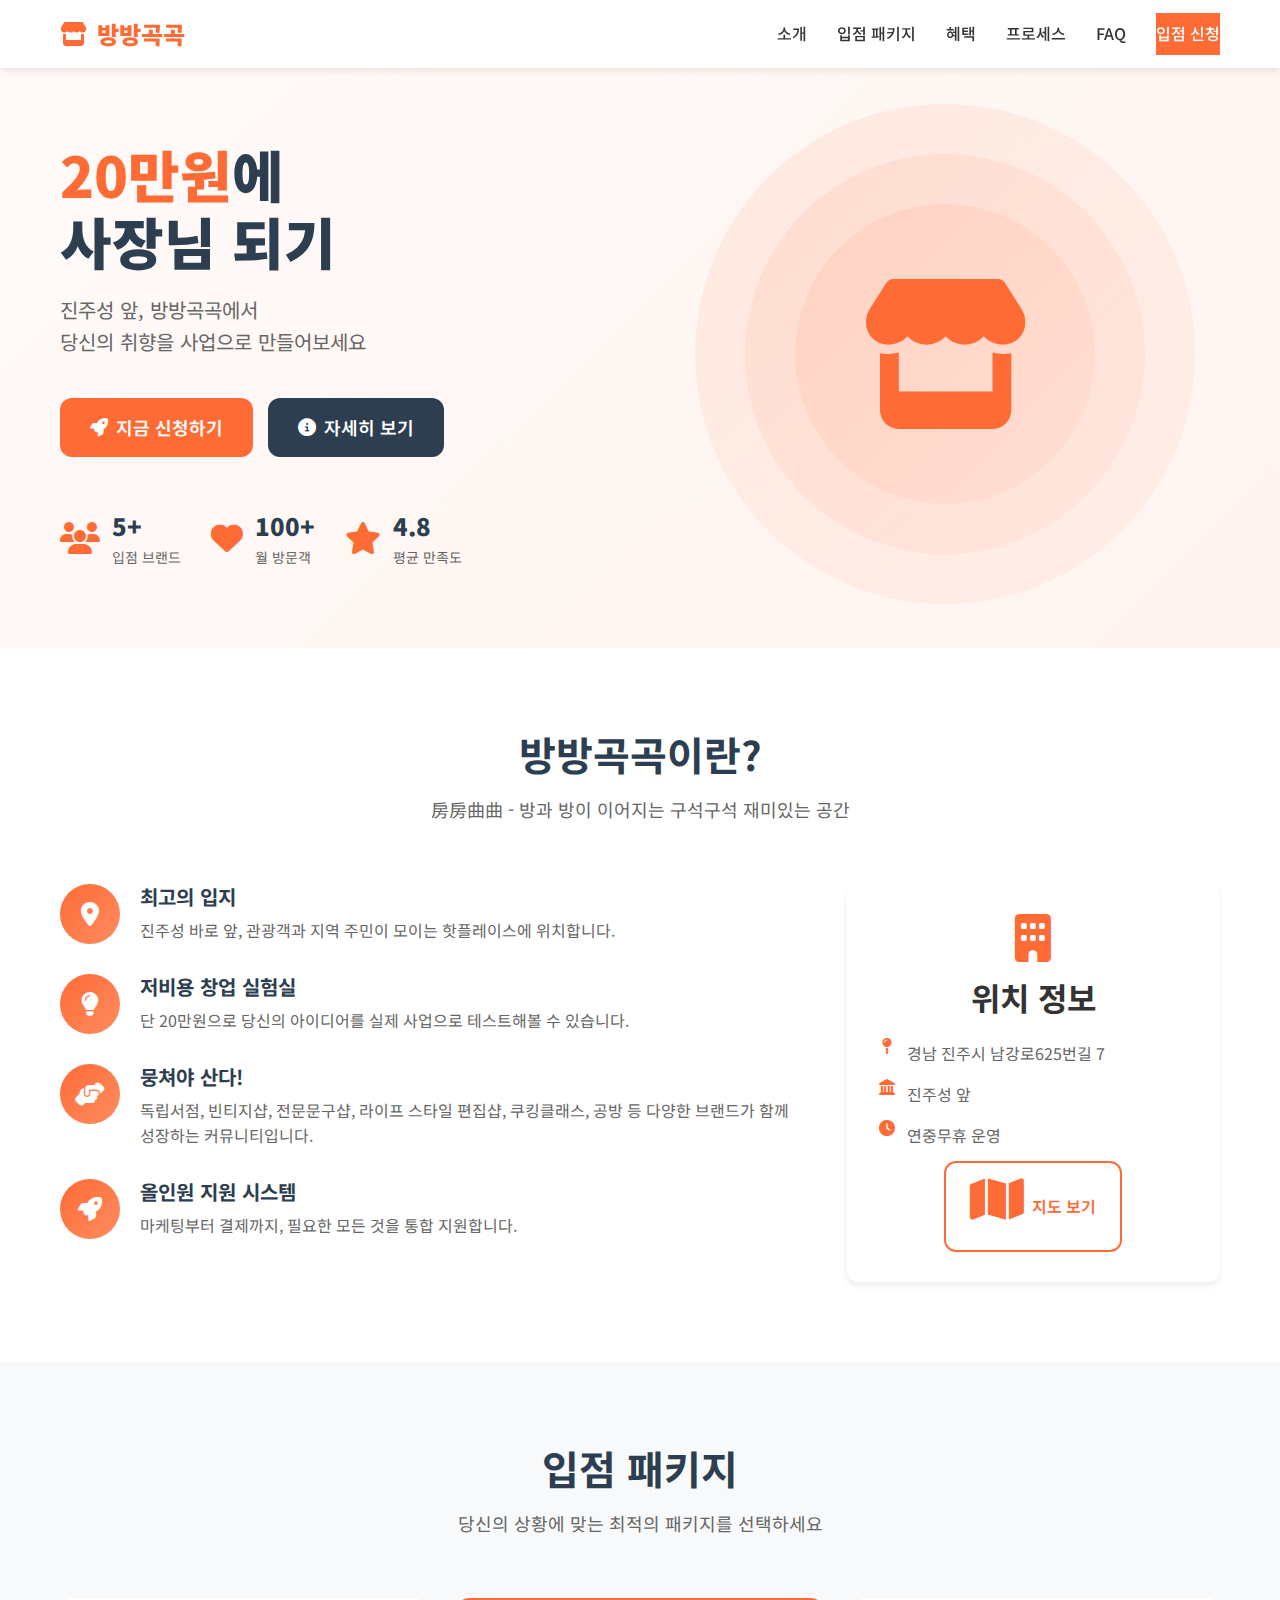
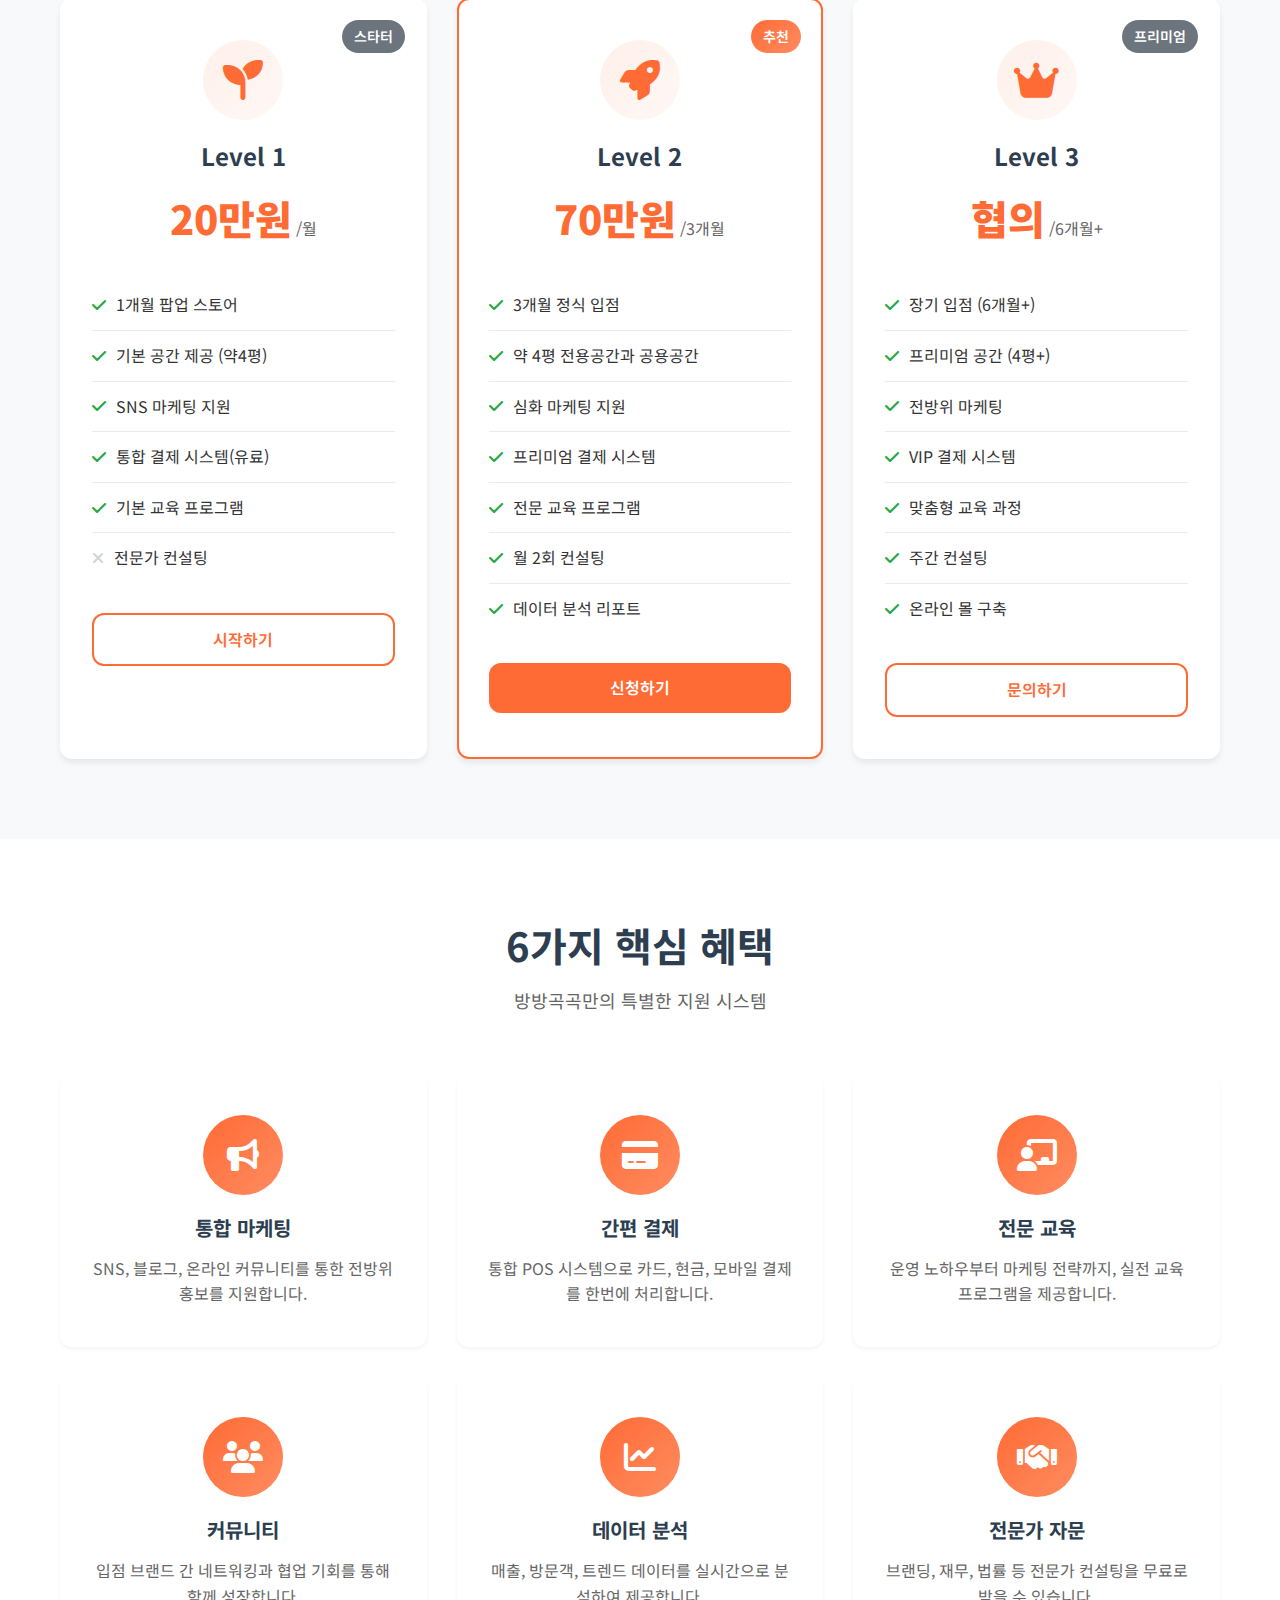
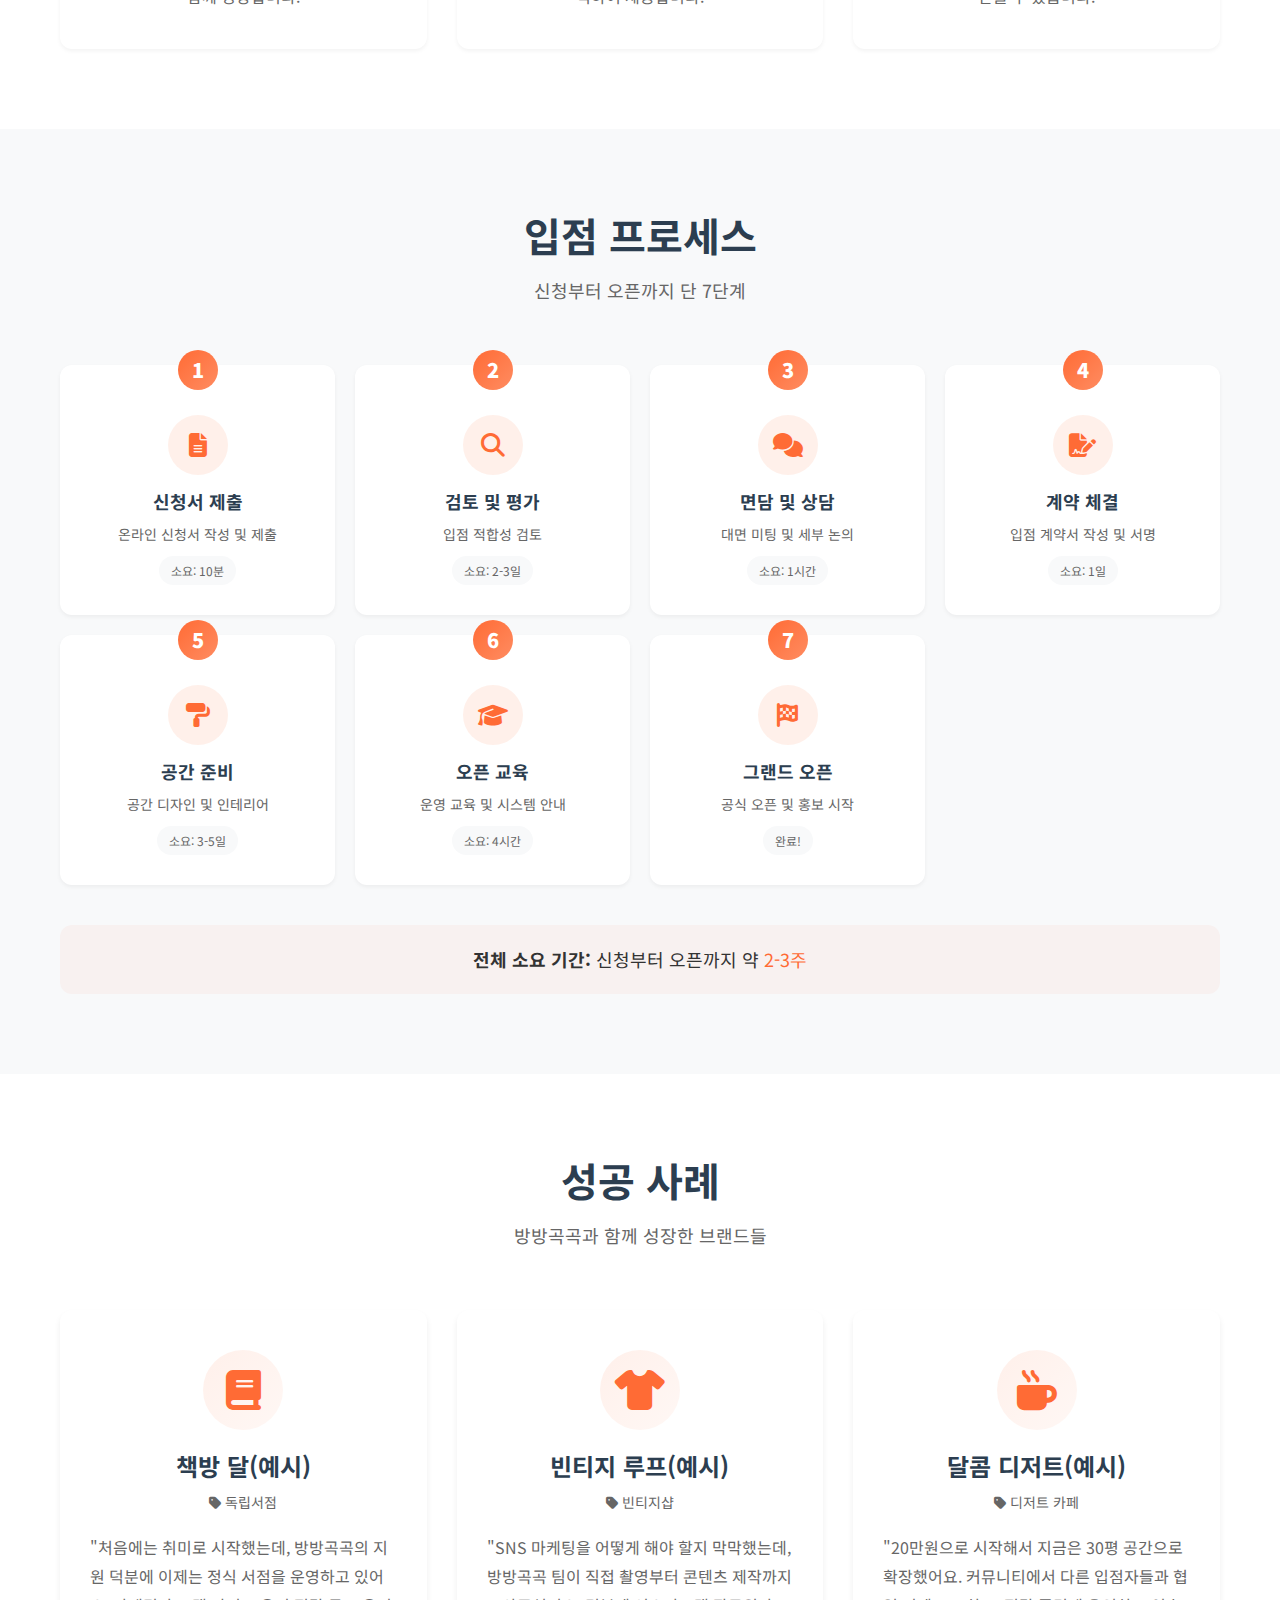
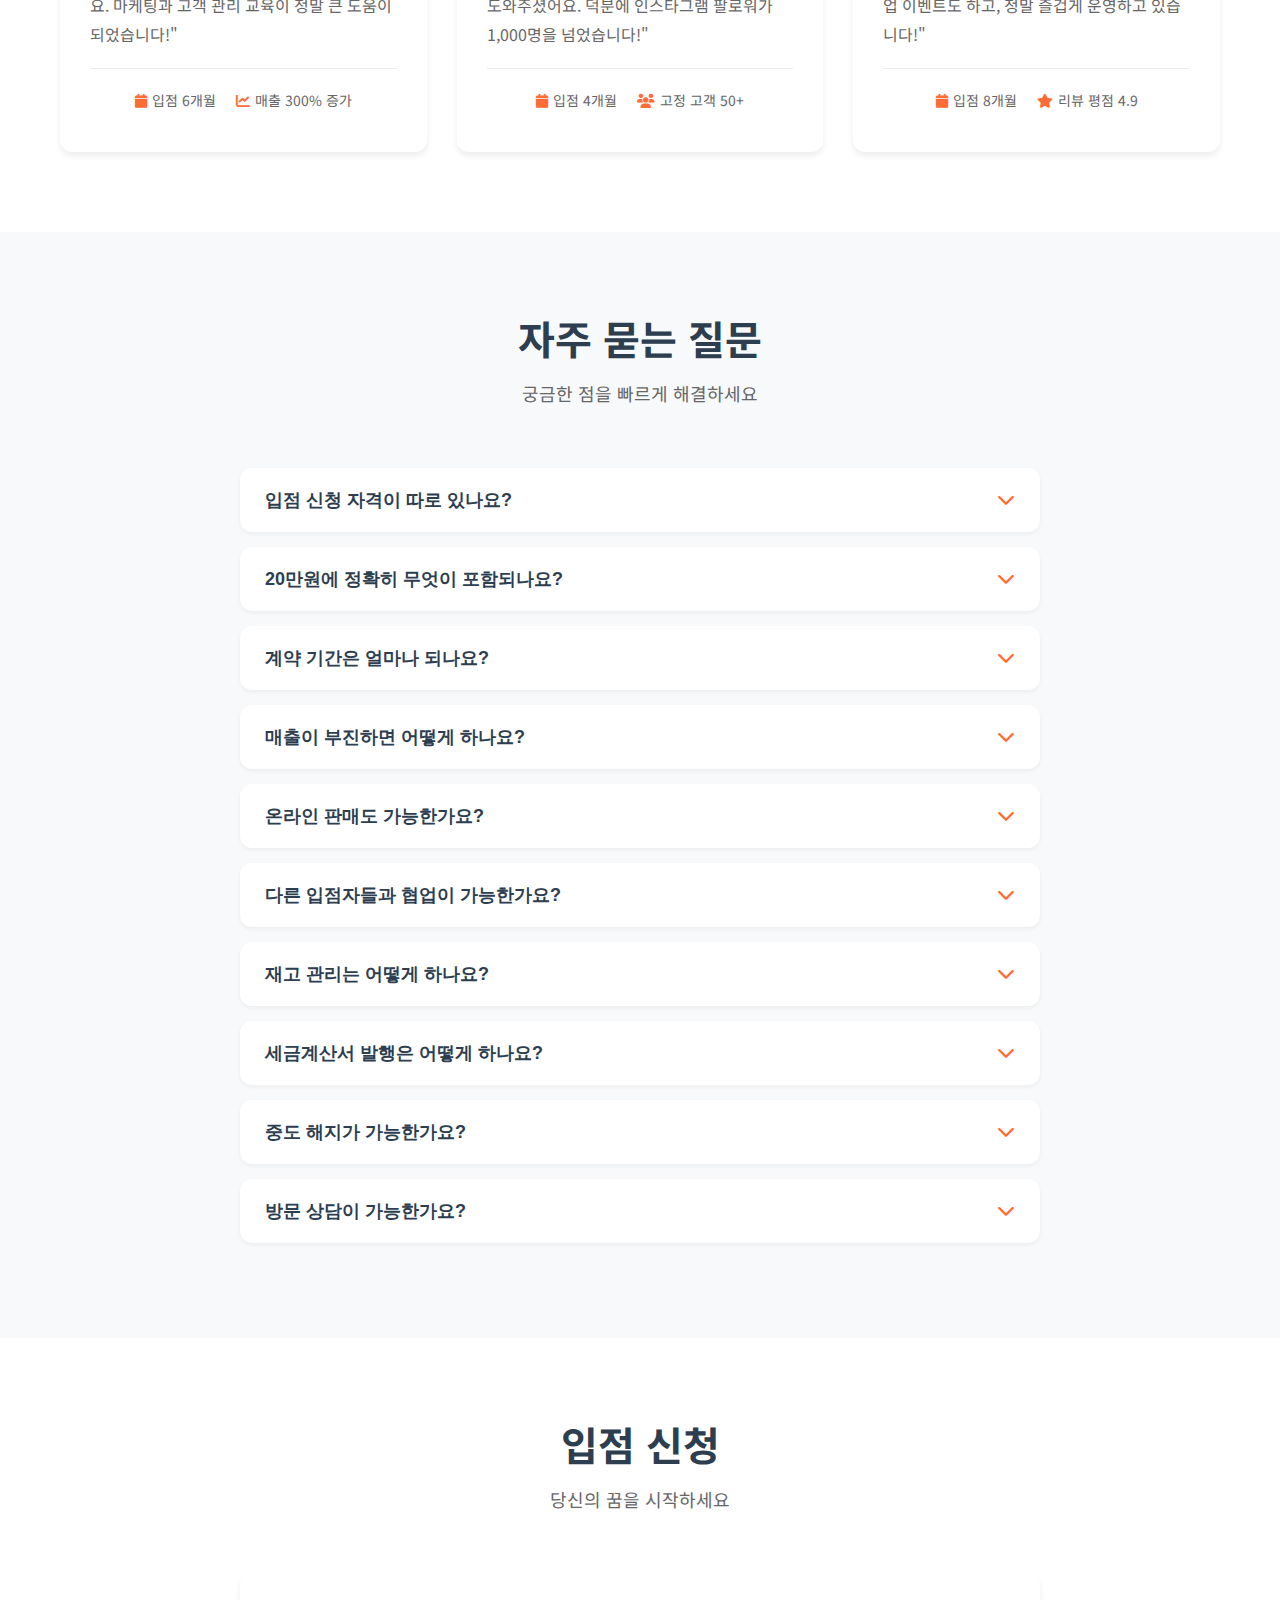
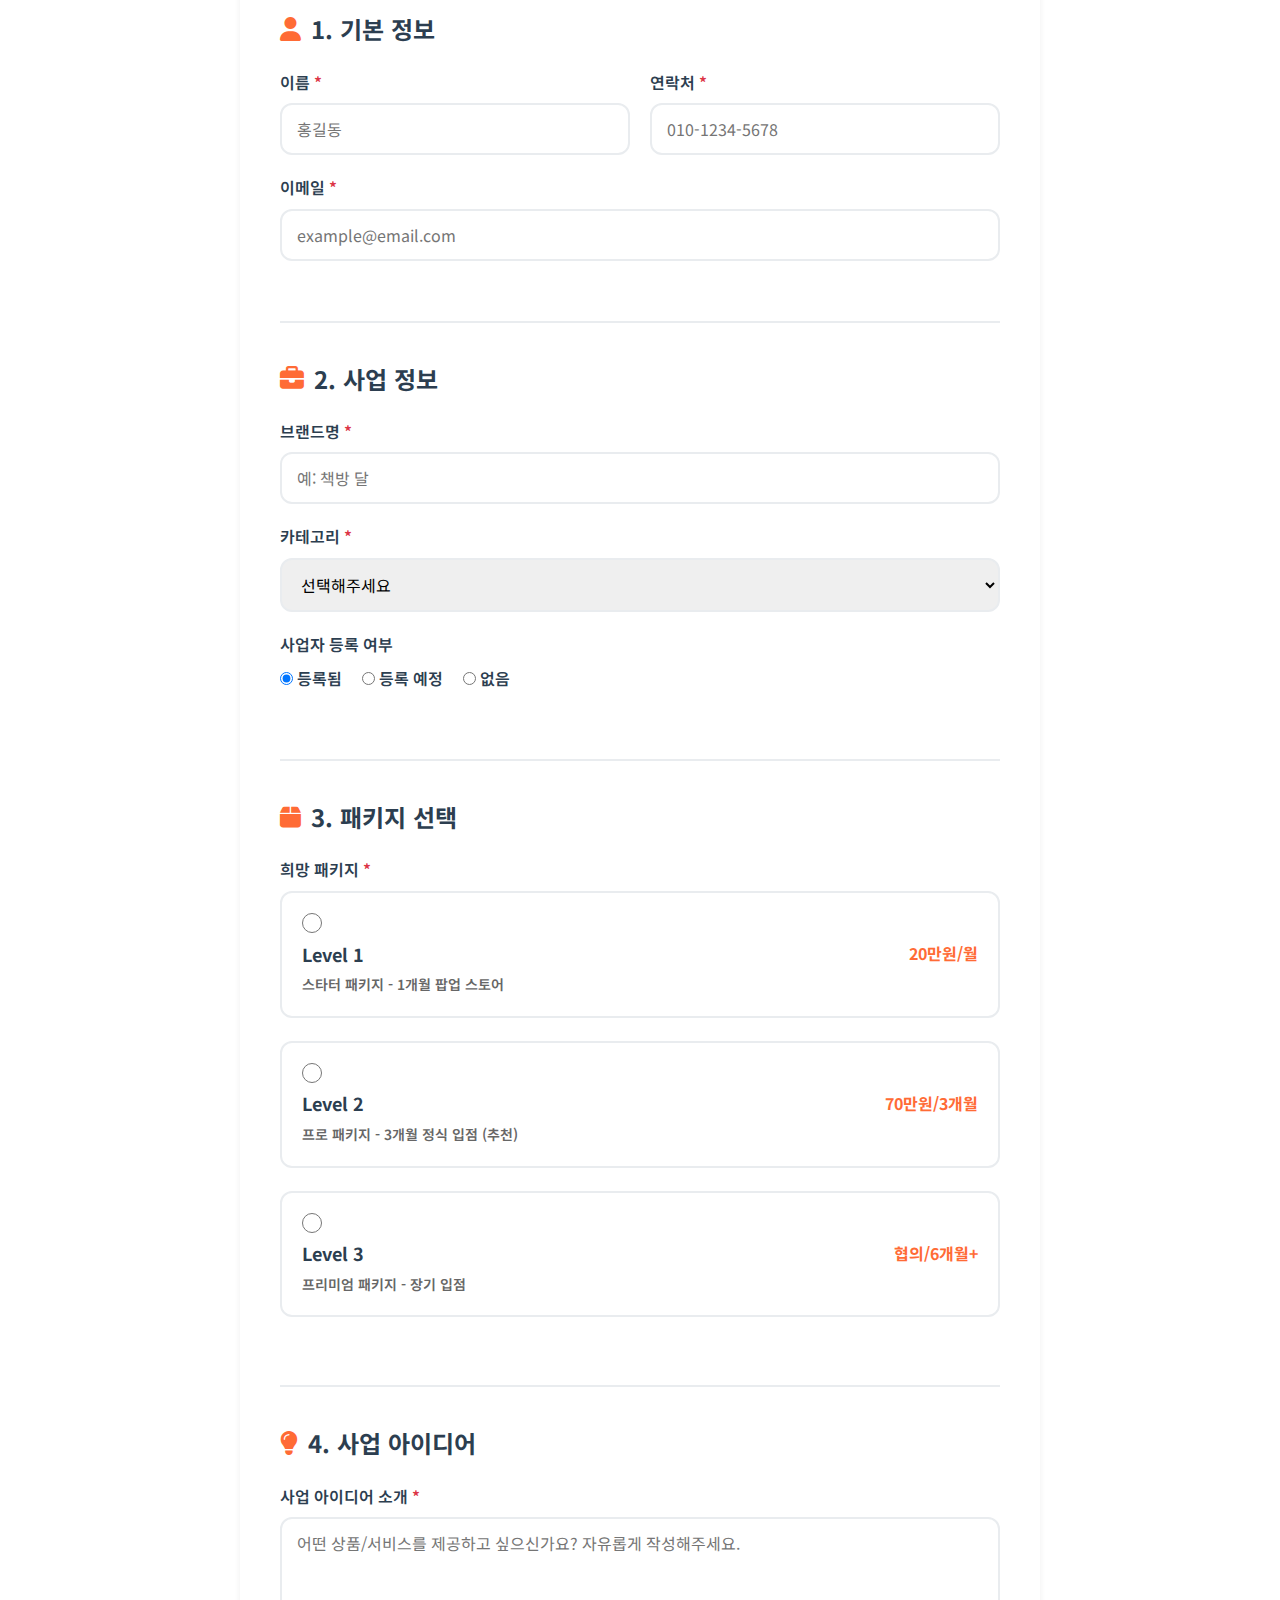
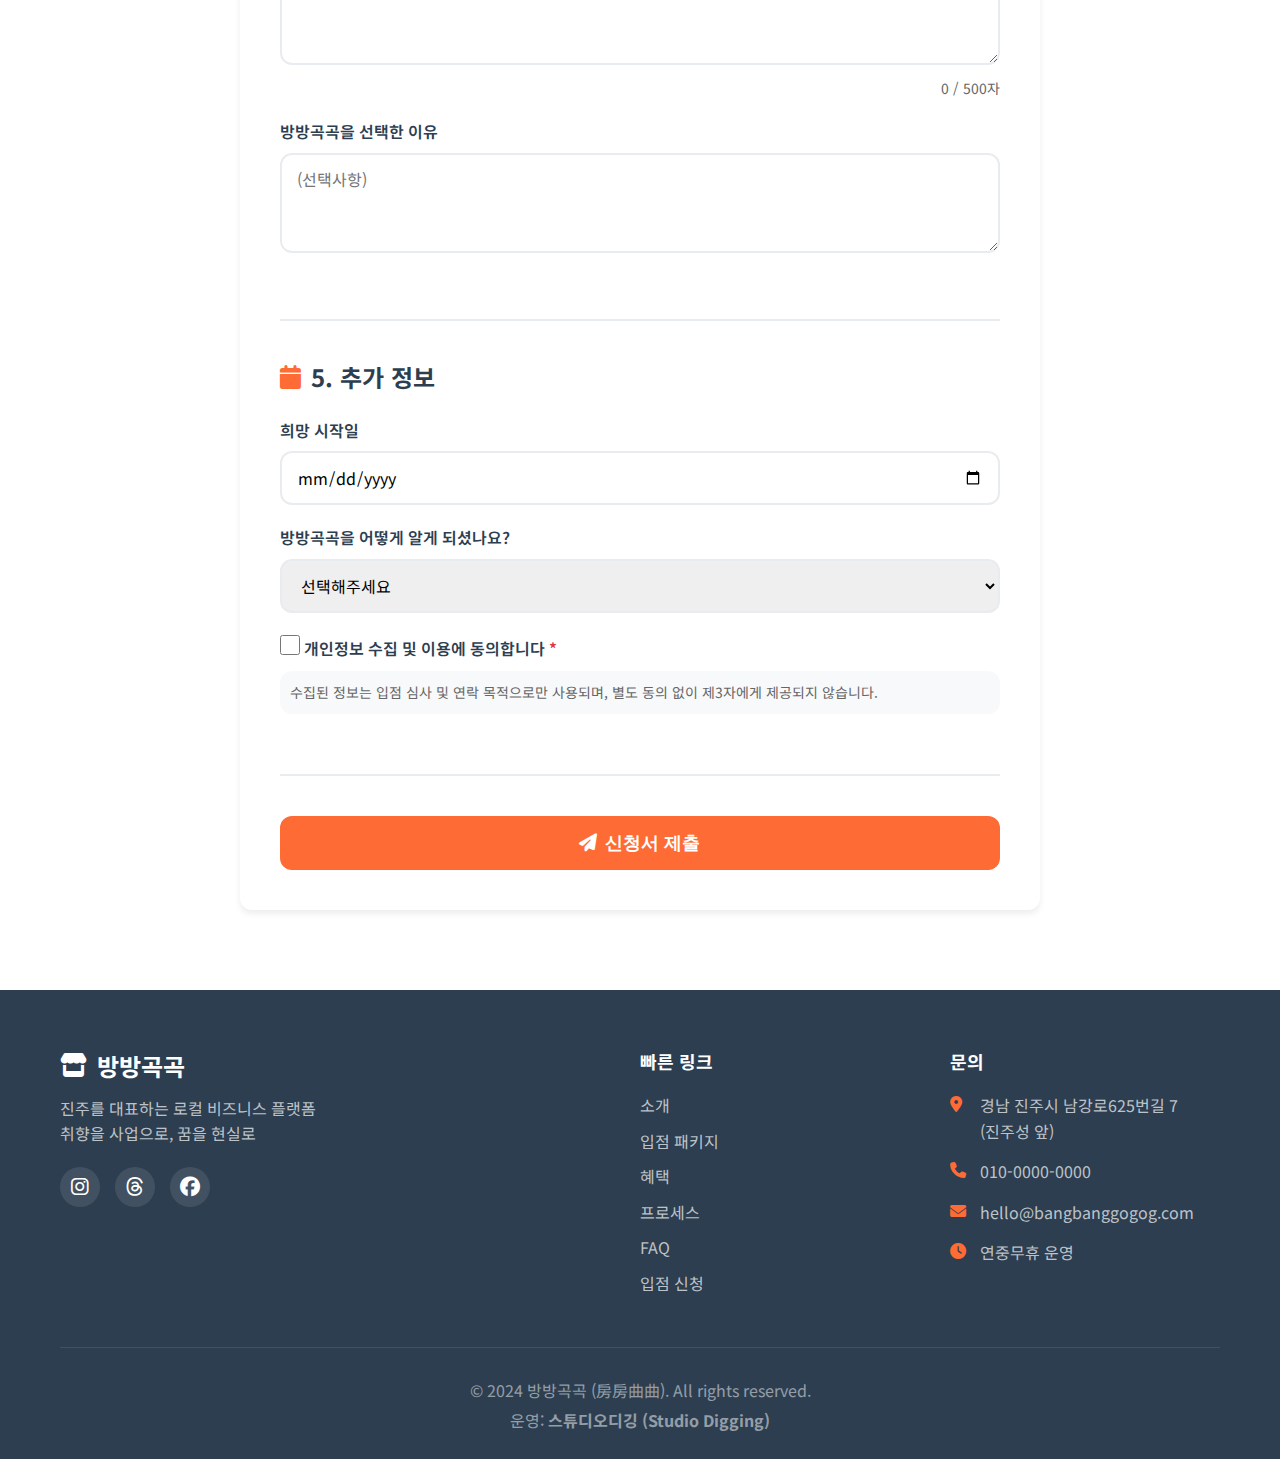
<file: index.html>
<!DOCTYPE html>
<html lang="ko">
<head>
    <meta charset="UTF-8">
    <meta name="viewport" content="width=device-width, initial-scale=1.0">
    <title>방방곡곡 - 20만원에 시작하는 진주 로컬 비즈니스</title>
    
    <!-- SEO Meta Tags -->
    <meta name="description" content="진주성 앞 방방곡곡에서 20만원으로 사장님이 되어보세요. 통합 마케팅, 결제 시스템, 교육 지원까지!">
    <meta name="keywords" content="진주 창업, 로컬 비즈니스, 팝업스토어, 청년창업, 방방곡곡, 진주성">
    <meta name="author" content="스튜디오디깅">
    
    <!-- Open Graph -->
    <meta property="og:title" content="방방곡곡 - 20만원에 시작하는 진주 로컬 비즈니스">
    <meta property="og:description" content="취향을 사업으로! 진주성 앞에서 시작하는 당신의 꿈">
    <meta property="og:type" content="website">
    <meta property="og:url" content="https://digging-ux.github.io/bangbang/">
    
    <!-- Fonts -->
    <link rel="preconnect" href="https://fonts.googleapis.com">
    <link rel="preconnect" href="https://fonts.gstatic.com" crossorigin>
    <link href="https://fonts.googleapis.com/css2?family=Noto+Sans+KR:wght@300;400;500;700;900&display=swap" rel="stylesheet">
    
    <!-- Font Awesome -->
    <link rel="stylesheet" href="https://cdnjs.cloudflare.com/ajax/libs/font-awesome/6.4.0/css/all.min.css">
    
    <!-- Stylesheet -->
    <link rel="stylesheet" href="css/style.css">
</head>
<body>
    <!-- Navigation -->
    <nav class="navbar" id="navbar">
        <div class="container">
            <div class="nav-wrapper">
                <a href="#home" class="logo">
                    <i class="fas fa-store"></i>
                    방방곡곡
                </a>
                <button class="mobile-menu-toggle" id="mobileMenuToggle" aria-label="메뉴 열기">
                    <i class="fas fa-bars"></i>
                </button>
                <ul class="nav-menu" id="navMenu">
                    <li><a href="#about" class="nav-link">소개</a></li>
                    <li><a href="#packages" class="nav-link">입점 패키지</a></li>
                    <li><a href="#benefits" class="nav-link">혜택</a></li>
                    <li><a href="#process" class="nav-link">프로세스</a></li>
                    <li><a href="#faq" class="nav-link">FAQ</a></li>
                    <li><a href="#apply" class="nav-link btn-primary">입점 신청</a></li>
                </ul>
            </div>
        </div>
    </nav>

    <!-- Hero Section -->
    <section id="home" class="hero">
        <div class="container">
            <div class="hero-content">
                <div class="hero-text">
                    <h1 class="hero-title">
                        <span class="highlight">20만원</span>에<br>
                        사장님 되기
                    </h1>
                    <p class="hero-subtitle">
                        진주성 앞, 방방곡곡에서<br>
                        당신의 취향을 사업으로 만들어보세요
                    </p>
                    <div class="hero-buttons">
                        <a href="#apply" class="btn btn-primary btn-lg">
                            <i class="fas fa-rocket"></i> 지금 신청하기
                        </a>
                        <a href="#about" class="btn btn-secondary btn-lg">
                            <i class="fas fa-info-circle"></i> 자세히 보기
                        </a>
                    </div>
                    <div class="hero-stats">
                        <div class="stat-item">
                            <i class="fas fa-users"></i>
                            <div class="stat-content">
                                <span class="stat-number">5+</span>
                                <span class="stat-label">입점 브랜드</span>
                            </div>
                        </div>
                        <div class="stat-item">
                            <i class="fas fa-heart"></i>
                            <div class="stat-content">
                                <span class="stat-number">100+</span>
                                <span class="stat-label">월 방문객</span>
                            </div>
                        </div>
                        <div class="stat-item">
                            <i class="fas fa-star"></i>
                            <div class="stat-content">
                                <span class="stat-number">4.8</span>
                                <span class="stat-label">평균 만족도</span>
                            </div>
                        </div>
                    </div>
                </div>
                <div class="hero-image">
                    <div class="hero-icon-wrapper">
                        <i class="fas fa-store hero-icon"></i>
                        <div class="icon-bg-circle circle-1"></div>
                        <div class="icon-bg-circle circle-2"></div>
                        <div class="icon-bg-circle circle-3"></div>
                    </div>
                </div>
            </div>
        </div>
    </section>

    <!-- About Section -->
    <section id="about" class="section">
        <div class="container">
            <div class="section-header">
                <h2 class="section-title">방방곡곡이란?</h2>
                <p class="section-subtitle">房房曲曲 - 방과 방이 이어지는 구석구석 재미있는 공간</p>
            </div>
            <div class="about-content">
                <div class="about-text">
                    <div class="about-item">
                        <div class="about-icon">
                            <i class="fas fa-map-marker-alt"></i>
                        </div>
                        <div class="about-details">
                            <h3>최고의 입지</h3>
                            <p>진주성 바로 앞, 관광객과 지역 주민이 모이는 핫플레이스에 위치합니다.</p>
                        </div>
                    </div>
                    <div class="about-item">
                        <div class="about-icon">
                            <i class="fas fa-lightbulb"></i>
                        </div>
                        <div class="about-details">
                            <h3>저비용 창업 실험실</h3>
                            <p>단 20만원으로 당신의 아이디어를 실제 사업으로 테스트해볼 수 있습니다.</p>
                        </div>
                    </div>
                    <div class="about-item">
                        <div class="about-icon">
                            <i class="fas fa-hands-helping"></i>
                        </div>
                        <div class="about-details">
                            <h3>뭉쳐야 산다!</h3>
                            <p>독립서점, 빈티지샵, 전문문구샵, 라이프 스타일 편집샵, 쿠킹클래스, 공방 등 다양한 브랜드가 함께 성장하는 커뮤니티입니다.</p>
                        </div>
                    </div>
                    <div class="about-item">
                        <div class="about-icon">
                            <i class="fas fa-rocket"></i>
                        </div>
                        <div class="about-details">
                            <h3>올인원 지원 시스템</h3>
                            <p>마케팅부터 결제까지, 필요한 모든 것을 통합 지원합니다.</p>
                        </div>
                    </div>
                </div>
                <div class="about-location">
                    <div class="location-card">
                        <i class="fas fa-building"></i>
                        <h3>위치 정보</h3>
                        <p><i class="fas fa-map-pin"></i> 경남 진주시 남강로625번길 7</p>
                        <p><i class="fas fa-landmark"></i> 진주성 앞</p>
                        <p><i class="fas fa-clock"></i> 연중무휴 운영</p>
                        <a href="https://map.naver.com" target="_blank" class="btn btn-outline">
                            <i class="fas fa-map"></i> 지도 보기
                        </a>
                    </div>
                </div>
            </div>
        </div>
    </section>

    <!-- Packages Section -->
    <section id="packages" class="section section-gray">
        <div class="container">
            <div class="section-header">
                <h2 class="section-title">입점 패키지</h2>
                <p class="section-subtitle">당신의 상황에 맞는 최적의 패키지를 선택하세요</p>
            </div>
            <div class="packages-grid">
                <!-- Package 1 -->
                <div class="package-card">
                    <div class="package-badge">스타터</div>
                    <div class="package-icon">
                        <i class="fas fa-seedling"></i>
                    </div>
                    <h3 class="package-name">Level 1</h3>
                    <div class="package-price">
                        <span class="price-amount">20만원</span>
                        <span class="price-period">/월</span>
                    </div>
                    <ul class="package-features">
                        <li><i class="fas fa-check"></i> 1개월 팝업 스토어</li>
                        <li><i class="fas fa-check"></i> 기본 공간 제공 (약4평)</li>
                        <li><i class="fas fa-check"></i> SNS 마케팅 지원</li>
                        <li><i class="fas fa-check"></i> 통합 결제 시스템(유료)</li>
                        <li><i class="fas fa-check"></i> 기본 교육 프로그램</li>
                        <li><i class="fas fa-times opacity-30"></i> 전문가 컨설팅</li>
                    </ul>
                    <a href="#apply" class="btn btn-outline btn-block">시작하기</a>
                </div>

                <!-- Package 2 -->
                <div class="package-card package-featured">
                    <div class="package-badge package-badge-featured">추천</div>
                    <div class="package-icon">
                        <i class="fas fa-rocket"></i>
                    </div>
                    <h3 class="package-name">Level 2</h3>
                    <div class="package-price">
                        <span class="price-amount">70만원</span>
                        <span class="price-period">/3개월</span>
                    </div>
                    <ul class="package-features">
                        <li><i class="fas fa-check"></i> 3개월 정식 입점</li>
                        <li><i class="fas fa-check"></i> 약 4평 전용공간과 공용공간</li>
                        <li><i class="fas fa-check"></i> 심화 마케팅 지원</li>
                        <li><i class="fas fa-check"></i> 프리미엄 결제 시스템</li>
                        <li><i class="fas fa-check"></i> 전문 교육 프로그램</li>
                        <li><i class="fas fa-check"></i> 월 2회 컨설팅</li>
                        <li><i class="fas fa-check"></i> 데이터 분석 리포트</li>
                    </ul>
                    <a href="#apply" class="btn btn-primary btn-block">신청하기</a>
                </div>

                <!-- Package 3 -->
                <div class="package-card">
                    <div class="package-badge">프리미엄</div>
                    <div class="package-icon">
                        <i class="fas fa-crown"></i>
                    </div>
                    <h3 class="package-name">Level 3</h3>
                    <div class="package-price">
                        <span class="price-amount">협의</span>
                        <span class="price-period">/6개월+</span>
                    </div>
                    <ul class="package-features">
                        <li><i class="fas fa-check"></i> 장기 입점 (6개월+)</li>
                        <li><i class="fas fa-check"></i> 프리미엄 공간 (4평+)</li>
                        <li><i class="fas fa-check"></i> 전방위 마케팅</li>
                        <li><i class="fas fa-check"></i> VIP 결제 시스템</li>
                        <li><i class="fas fa-check"></i> 맞춤형 교육 과정</li>
                        <li><i class="fas fa-check"></i> 주간 컨설팅</li>
                        <li><i class="fas fa-check"></i> 온라인 몰 구축</li>
                    </ul>
                    <a href="#apply" class="btn btn-outline btn-block">문의하기</a>
                </div>
            </div>
        </div>
    </section>

    <!-- Benefits Section -->
    <section id="benefits" class="section">
        <div class="container">
            <div class="section-header">
                <h2 class="section-title">6가지 핵심 혜택</h2>
                <p class="section-subtitle">방방곡곡만의 특별한 지원 시스템</p>
            </div>
            <div class="benefits-grid">
                <div class="benefit-card">
                    <div class="benefit-icon">
                        <i class="fas fa-bullhorn"></i>
                    </div>
                    <h3>통합 마케팅</h3>
                    <p>SNS, 블로그, 온라인 커뮤니티를 통한 전방위 홍보를 지원합니다.</p>
                </div>
                <div class="benefit-card">
                    <div class="benefit-icon">
                        <i class="fas fa-credit-card"></i>
                    </div>
                    <h3>간편 결제</h3>
                    <p>통합 POS 시스템으로 카드, 현금, 모바일 결제를 한번에 처리합니다.</p>
                </div>
                <div class="benefit-card">
                    <div class="benefit-icon">
                        <i class="fas fa-chalkboard-teacher"></i>
                    </div>
                    <h3>전문 교육</h3>
                    <p>운영 노하우부터 마케팅 전략까지, 실전 교육 프로그램을 제공합니다.</p>
                </div>
                <div class="benefit-card">
                    <div class="benefit-icon">
                        <i class="fas fa-users"></i>
                    </div>
                    <h3>커뮤니티</h3>
                    <p>입점 브랜드 간 네트워킹과 협업 기회를 통해 함께 성장합니다.</p>
                </div>
                <div class="benefit-card">
                    <div class="benefit-icon">
                        <i class="fas fa-chart-line"></i>
                    </div>
                    <h3>데이터 분석</h3>
                    <p>매출, 방문객, 트렌드 데이터를 실시간으로 분석하여 제공합니다.</p>
                </div>
                <div class="benefit-card">
                    <div class="benefit-icon">
                        <i class="fas fa-handshake"></i>
                    </div>
                    <h3>전문가 자문</h3>
                    <p>브랜딩, 재무, 법률 등 전문가 컨설팅을 무료로 받을 수 있습니다.</p>
                </div>
            </div>
        </div>
    </section>

    <!-- Process Section -->
    <section id="process" class="section section-gray">
        <div class="container">
            <div class="section-header">
                <h2 class="section-title">입점 프로세스</h2>
                <p class="section-subtitle">신청부터 오픈까지 단 7단계</p>
            </div>
            <div class="process-timeline">
                <div class="process-step">
                    <div class="process-number">1</div>
                    <div class="process-icon"><i class="fas fa-file-alt"></i></div>
                    <h3>신청서 제출</h3>
                    <p>온라인 신청서 작성 및 제출</p>
                    <span class="process-duration">소요: 10분</span>
                </div>
                <div class="process-step">
                    <div class="process-number">2</div>
                    <div class="process-icon"><i class="fas fa-search"></i></div>
                    <h3>검토 및 평가</h3>
                    <p>입점 적합성 검토</p>
                    <span class="process-duration">소요: 2-3일</span>
                </div>
                <div class="process-step">
                    <div class="process-number">3</div>
                    <div class="process-icon"><i class="fas fa-comments"></i></div>
                    <h3>면담 및 상담</h3>
                    <p>대면 미팅 및 세부 논의</p>
                    <span class="process-duration">소요: 1시간</span>
                </div>
                <div class="process-step">
                    <div class="process-number">4</div>
                    <div class="process-icon"><i class="fas fa-file-signature"></i></div>
                    <h3>계약 체결</h3>
                    <p>입점 계약서 작성 및 서명</p>
                    <span class="process-duration">소요: 1일</span>
                </div>
                <div class="process-step">
                    <div class="process-number">5</div>
                    <div class="process-icon"><i class="fas fa-paint-roller"></i></div>
                    <h3>공간 준비</h3>
                    <p>공간 디자인 및 인테리어</p>
                    <span class="process-duration">소요: 3-5일</span>
                </div>
                <div class="process-step">
                    <div class="process-number">6</div>
                    <div class="process-icon"><i class="fas fa-graduation-cap"></i></div>
                    <h3>오픈 교육</h3>
                    <p>운영 교육 및 시스템 안내</p>
                    <span class="process-duration">소요: 4시간</span>
                </div>
                <div class="process-step">
                    <div class="process-number">7</div>
                    <div class="process-icon"><i class="fas fa-flag-checkered"></i></div>
                    <h3>그랜드 오픈</h3>
                    <p>공식 오픈 및 홍보 시작</p>
                    <span class="process-duration">완료!</span>
                </div>
            </div>
            <div class="process-summary">
                <p><strong>전체 소요 기간:</strong> 신청부터 오픈까지 약 <span class="highlight">2-3주</span></p>
            </div>
        </div>
    </section>

    <!-- Success Stories Section -->
    <section id="stories" class="section">
        <div class="container">
            <div class="section-header">
                <h2 class="section-title">성공 사례</h2>
                <p class="section-subtitle">방방곡곡과 함께 성장한 브랜드들</p>
            </div>
            <div class="stories-grid">
                <div class="story-card">
                    <div class="story-icon">
                        <i class="fas fa-book"></i>
                    </div>
                    <h3>책방 달(예시)</h3>
                    <p class="story-category"><i class="fas fa-tag"></i> 독립서점</p>
                    <p class="story-content">
                        "처음에는 취미로 시작했는데, 방방곡곡의 지원 덕분에 이제는 정식 서점을 운영하고 있어요. 
                        마케팅과 고객 관리 교육이 정말 큰 도움이 되었습니다!"
                    </p>
                    <div class="story-stats">
                        <span><i class="fas fa-calendar"></i> 입점 6개월</span>
                        <span><i class="fas fa-chart-line"></i> 매출 300% 증가</span>
                    </div>
                </div>
                <div class="story-card">
                    <div class="story-icon">
                        <i class="fas fa-tshirt"></i>
                    </div>
                    <h3>빈티지 루프(예시)</h3>
                    <p class="story-category"><i class="fas fa-tag"></i> 빈티지샵</p>
                    <p class="story-content">
                        "SNS 마케팅을 어떻게 해야 할지 막막했는데, 방방곡곡 팀이 직접 촬영부터 콘텐츠 제작까지 도와주셨어요. 
                        덕분에 인스타그램 팔로워가 1,000명을 넘었습니다!"
                    </p>
                    <div class="story-stats">
                        <span><i class="fas fa-calendar"></i> 입점 4개월</span>
                        <span><i class="fas fa-users"></i> 고정 고객 50+</span>
                    </div>
                </div>
                <div class="story-card">
                    <div class="story-icon">
                        <i class="fas fa-mug-hot"></i>
                    </div>
                    <h3>달콤 디저트(예시)</h3>
                    <p class="story-category"><i class="fas fa-tag"></i> 디저트 카페</p>
                    <p class="story-content">
                        "20만원으로 시작해서 지금은 30평 공간으로 확장했어요. 
                        커뮤니티에서 다른 입점자들과 협업 이벤트도 하고, 정말 즐겁게 운영하고 있습니다!"
                    </p>
                    <div class="story-stats">
                        <span><i class="fas fa-calendar"></i> 입점 8개월</span>
                        <span><i class="fas fa-star"></i> 리뷰 평점 4.9</span>
                    </div>
                </div>
            </div>
        </div>
    </section>

    <!-- FAQ Section -->
    <section id="faq" class="section section-gray">
        <div class="container">
            <div class="section-header">
                <h2 class="section-title">자주 묻는 질문</h2>
                <p class="section-subtitle">궁금한 점을 빠르게 해결하세요</p>
            </div>
            <div class="faq-container">
                <div class="faq-item">
                    <button class="faq-question">
                        <span>입점 신청 자격이 따로 있나요?</span>
                        <i class="fas fa-chevron-down"></i>
                    </button>
                    <div class="faq-answer">
                        <p>특별한 자격 요건은 없습니다! 취향과 아이디어만 있다면 누구나 신청 가능합니다. 
                        다만, 방방곡곡의 가치와 맞는 브랜드를 우선 선정합니다.</p>
                    </div>
                </div>
                <div class="faq-item">
                    <button class="faq-question">
                        <span>20만원에 정확히 무엇이 포함되나요?</span>
                        <i class="fas fa-chevron-down"></i>
                    </button>
                    <div class="faq-answer">
                        <p>약4평 공간 제공, 기본 테이블과 의자 제공, SNS 마케팅 지원, 기본 교육 프로그램이 포함됩니다. 
                        전기세 별도 및 보증금이 있으며, 통합 결재 시스템 이용시 별도 비용이 발생할 수 있습니다.</p>
                    </div>
                </div>
                <div class="faq-item">
                    <button class="faq-question">
                        <span>계약 기간은 얼마나 되나요?</span>
                        <i class="fas fa-chevron-down"></i>
                    </button>
                    <div class="faq-answer">
                        <p>Level 1은 1개월, Level 2는 3개월, Level 3은 6개월 이상입니다. 
                        계약 기간 종료 후 연장도 가능합니다.</p>
                    </div>
                </div>
                <div class="faq-item">
                    <button class="faq-question">
                        <span>매출이 부진하면 어떻게 하나요?</span>
                        <i class="fas fa-chevron-down"></i>
                    </button>
                    <div class="faq-answer">
                        <p>월 2회 정기 미팅에서 매출 데이터를 분석하고 개선 방안을 함께 모색합니다. 
                        필요시 전문가 컨설팅도 제공됩니다.</p>
                    </div>
                </div>
                <div class="faq-item">
                    <button class="faq-question">
                        <span>온라인 판매도 가능한가요?</span>
                        <i class="fas fa-chevron-down"></i>
                    </button>
                    <div class="faq-answer">
                        <p>현재 준비 중입니다.</p>
                    </div>
                </div>
                <div class="faq-item">
                    <button class="faq-question">
                        <span>다른 입점자들과 협업이 가능한가요?</span>
                        <i class="fas fa-chevron-down"></i>
                    </button>
                    <div class="faq-answer">
                        <p>네! 오히려 권장합니다. 월 1회 입점자 네트워킹 이벤트를 개최하며, 
                        크로스 프로모션과 공동 마케팅을 적극 지원합니다.</p>
                    </div>
                </div>
                <div class="faq-item">
                    <button class="faq-question">
                        <span>재고 관리는 어떻게 하나요?</span>
                        <i class="fas fa-chevron-down"></i>
                    </button>
                    <div class="faq-answer">
                        <p>통합 재고 관리는 준비 중입니다.</p>
                    </div>
                </div>
                <div class="faq-item">
                    <button class="faq-question">
                        <span>세금계산서 발행은 어떻게 하나요?</span>
                        <i class="fas fa-chevron-down"></i>
                    </button>
                    <div class="faq-answer">
                        <p>사업자등록증이 있으시다면 POS 시스템에서 자동으로 발행됩니다. 
                        세금 관련 기초 교육도 제공합니다.</p>
                    </div>
                </div>
                <div class="faq-item">
                    <button class="faq-question">
                        <span>중도 해지가 가능한가요?</span>
                        <i class="fas fa-chevron-down"></i>
                    </button>
                    <div class="faq-answer">
                        <p>방방곡곡 1기는 특가로 진행됨으로 환불은 불가합니다. 상담 및 문의 바랍니다.</p>
                    </div>
                </div>
                <div class="faq-item">
                    <button class="faq-question">
                        <span>방문 상담이 가능한가요?</span>
                        <i class="fas fa-chevron-down"></i>
                    </button>
                    <div class="faq-answer">
                        <p>네, 가능합니다! 하단의 연락처로 사전 예약 후 방문해주시면 
                        공간 투어와 함께 1:1 상담을 진행해드립니다.</p>
                    </div>
                </div>
            </div>
        </div>
    </section>

    <!-- Apply Section -->
    <section id="apply" class="section">
        <div class="container">
            <div class="section-header">
                <h2 class="section-title">입점 신청</h2>
                <p class="section-subtitle">당신의 꿈을 시작하세요</p>
            </div>
            <div class="apply-container">
                <form id="applyForm" class="apply-form">
                    <!-- Step 1: Basic Info -->
                    <div class="form-section">
                        <h3 class="form-section-title">
                            <i class="fas fa-user"></i> 1. 기본 정보
                        </h3>
                        <div class="form-row">
                            <div class="form-group">
                                <label for="name">이름 <span class="required">*</span></label>
                                <input type="text" id="name" name="name" required 
                                       placeholder="홍길동">
                            </div>
                            <div class="form-group">
                                <label for="phone">연락처 <span class="required">*</span></label>
                                <input type="tel" id="phone" name="phone" required 
                                       placeholder="010-1234-5678" maxlength="13">
                            </div>
                        </div>
                        <div class="form-group">
                            <label for="email">이메일 <span class="required">*</span></label>
                            <input type="email" id="email" name="email" required 
                                   placeholder="example@email.com">
                        </div>
                    </div>

                    <!-- Step 2: Business Info -->
                    <div class="form-section">
                        <h3 class="form-section-title">
                            <i class="fas fa-briefcase"></i> 2. 사업 정보
                        </h3>
                        <div class="form-group">
                            <label for="brandName">브랜드명 <span class="required">*</span></label>
                            <input type="text" id="brandName" name="brandName" required 
                                   placeholder="예: 책방 달">
                        </div>
                        <div class="form-group">
                            <label for="category">카테고리 <span class="required">*</span></label>
                            <select id="category" name="category" required>
                                <option value="">선택해주세요</option>
                                <option value="book">독립서점</option>
                                <option value="vintage">빈티지샵</option>
                                <option value="food">푸드/디저트</option>
                                <option value="craft">수공예품</option>
                                <option value="fashion">패션/액세서리</option>
                                <option value="art">아트/갤러리</option>
                                <option value="other">기타</option>
                            </select>
                        </div>
                        <div class="form-group">
                            <label for="businessStatus">사업자 등록 여부</label>
                            <div class="radio-group">
                                <label class="radio-label">
                                    <input type="radio" name="businessStatus" value="registered" checked>
                                    <span>등록됨</span>
                                </label>
                                <label class="radio-label">
                                    <input type="radio" name="businessStatus" value="planned">
                                    <span>등록 예정</span>
                                </label>
                                <label class="radio-label">
                                    <input type="radio" name="businessStatus" value="none">
                                    <span>없음</span>
                                </label>
                            </div>
                        </div>
                    </div>

                    <!-- Step 3: Package Selection -->
                    <div class="form-section">
                        <h3 class="form-section-title">
                            <i class="fas fa-box"></i> 3. 패키지 선택
                        </h3>
                        <div class="form-group">
                            <label>희망 패키지 <span class="required">*</span></label>
                            <div class="package-selection">
                                <label class="package-option">
                                    <input type="radio" name="package" value="level1" required>
                                    <div class="package-option-content">
                                        <div class="package-option-header">
                                            <span class="package-option-name">Level 1</span>
                                            <span class="package-option-price">20만원/월</span>
                                        </div>
                                        <p class="package-option-desc">스타터 패키지 - 1개월 팝업 스토어</p>
                                    </div>
                                </label>
                                <label class="package-option">
                                    <input type="radio" name="package" value="level2">
                                    <div class="package-option-content">
                                        <div class="package-option-header">
                                            <span class="package-option-name">Level 2</span>
                                            <span class="package-option-price">70만원/3개월</span>
                                        </div>
                                        <p class="package-option-desc">프로 패키지 - 3개월 정식 입점 (추천)</p>
                                    </div>
                                </label>
                                <label class="package-option">
                                    <input type="radio" name="package" value="level3">
                                    <div class="package-option-content">
                                        <div class="package-option-header">
                                            <span class="package-option-name">Level 3</span>
                                            <span class="package-option-price">협의/6개월+</span>
                                        </div>
                                        <p class="package-option-desc">프리미엄 패키지 - 장기 입점</p>
                                    </div>
                                </label>
                            </div>
                        </div>
                    </div>

                    <!-- Step 4: Business Idea -->
                    <div class="form-section">
                        <h3 class="form-section-title">
                            <i class="fas fa-lightbulb"></i> 4. 사업 아이디어
                        </h3>
                        <div class="form-group">
                            <label for="idea">사업 아이디어 소개 <span class="required">*</span></label>
                            <textarea id="idea" name="idea" rows="5" required 
                                      placeholder="어떤 상품/서비스를 제공하고 싶으신가요? 자유롭게 작성해주세요."></textarea>
                            <div class="char-counter">
                                <span id="ideaCount">0</span> / 500자
                            </div>
                        </div>
                        <div class="form-group">
                            <label for="motivation">방방곡곡을 선택한 이유</label>
                            <textarea id="motivation" name="motivation" rows="3" 
                                      placeholder="(선택사항)"></textarea>
                        </div>
                    </div>

                    <!-- Step 5: Additional Info -->
                    <div class="form-section">
                        <h3 class="form-section-title">
                            <i class="fas fa-calendar"></i> 5. 추가 정보
                        </h3>
                        <div class="form-group">
                            <label for="startDate">희망 시작일</label>
                            <input type="date" id="startDate" name="startDate">
                        </div>
                        <div class="form-group">
                            <label for="referral">방방곡곡을 어떻게 알게 되셨나요?</label>
                            <select id="referral" name="referral">
                                <option value="">선택해주세요</option>
                                <option value="instagram">Instagram</option>
                                <option value="facebook">Facebook</option>
                                <option value="friend">지인 추천</option>
                                <option value="search">검색</option>
                                <option value="news">뉴스/기사</option>
                                <option value="other">기타</option>
                            </select>
                        </div>
                        <div class="form-group">
                            <label class="checkbox-label">
                                <input type="checkbox" id="agreeTerms" required>
                                <span>개인정보 수집 및 이용에 동의합니다 <span class="required">*</span></span>
                            </label>
                            <p class="form-note">수집된 정보는 입점 심사 및 연락 목적으로만 사용되며, 
                            별도 동의 없이 제3자에게 제공되지 않습니다.</p>
                        </div>
                    </div>

                    <div class="form-actions">
                        <button type="submit" class="btn btn-primary btn-lg btn-block">
                            <i class="fas fa-paper-plane"></i> 신청서 제출
                        </button>
                    </div>
                </form>
            </div>
        </div>
    </section>

    <!-- Footer -->
    <footer class="footer">
        <div class="container">
            <div class="footer-content">
                <div class="footer-section">
                    <h3 class="footer-title">
                        <i class="fas fa-store"></i> 방방곡곡
                    </h3>
                    <p class="footer-desc">
                        진주를 대표하는 로컬 비즈니스 플랫폼<br>
                        취향을 사업으로, 꿈을 현실로
                    </p>
                    <div class="footer-social">
                        <a href="https://www.instagram.com/studiodigging" target="_blank" aria-label="Instagram">
                            <i class="fab fa-instagram"></i>
                        </a>
                        <a href="https://www.threads.com/@studiodigging" target="_blank" aria-label="Threads">
                            <i class="fab fa-threads"></i>
                        </a>
                        <a href="https://www.facebook.com" target="_blank" aria-label="Facebook">
                            <i class="fab fa-facebook"></i>
                        </a>
                    </div>
                </div>
                <div class="footer-section">
                    <h4 class="footer-subtitle">빠른 링크</h4>
                    <ul class="footer-links">
                        <li><a href="#about">소개</a></li>
                        <li><a href="#packages">입점 패키지</a></li>
                        <li><a href="#benefits">혜택</a></li>
                        <li><a href="#process">프로세스</a></li>
                        <li><a href="#faq">FAQ</a></li>
                        <li><a href="#apply">입점 신청</a></li>
                    </ul>
                </div>
                <div class="footer-section">
                    <h4 class="footer-subtitle">문의</h4>
                    <ul class="footer-contact">
                        <li>
                            <i class="fas fa-map-marker-alt"></i>
                            <span>경남 진주시 남강로625번길 7<br>(진주성 앞)</span>
                        </li>
                        <li>
                            <i class="fas fa-phone"></i>
                            <a href="tel:010-0000-0000">010-0000-0000</a>
                        </li>
                        <li>
                            <i class="fas fa-envelope"></i>
                            <a href="mailto:hello@bangbanggogog.com">hello@bangbanggogog.com</a>
                        </li>
                        <li>
                            <i class="fas fa-clock"></i>
                            <span>연중무휴 운영</span>
                        </li>
                    </ul>
                </div>
            </div>
            <div class="footer-bottom">
                <p>&copy; 2024 방방곡곡 (房房曲曲). All rights reserved.</p>
                <p>운영: <strong>스튜디오디깅 (Studio Digging)</strong></p>
            </div>
        </div>
    </footer>

    <!-- Floating CTA Button -->
    <a href="#apply" class="floating-cta" id="floatingCTA" aria-label="입점 신청하기">
        <i class="fas fa-rocket"></i>
    </a>

    <!-- Success Modal -->
    <div class="modal" id="successModal">
        <div class="modal-content">
            <div class="modal-icon">
                <i class="fas fa-check-circle"></i>
            </div>
            <h3>신청이 완료되었습니다!</h3>
            <p>입력하신 연락처로 1-3일 내에 연락드리겠습니다.<br>방방곡곡과 함께 해주셔서 감사합니다!</p>
            <button class="btn btn-primary" id="modalClose">확인</button>
        </div>
    </div>

    <!-- JavaScript -->
    <script src="js/main.js"></script>
</body>
</html>
</file>
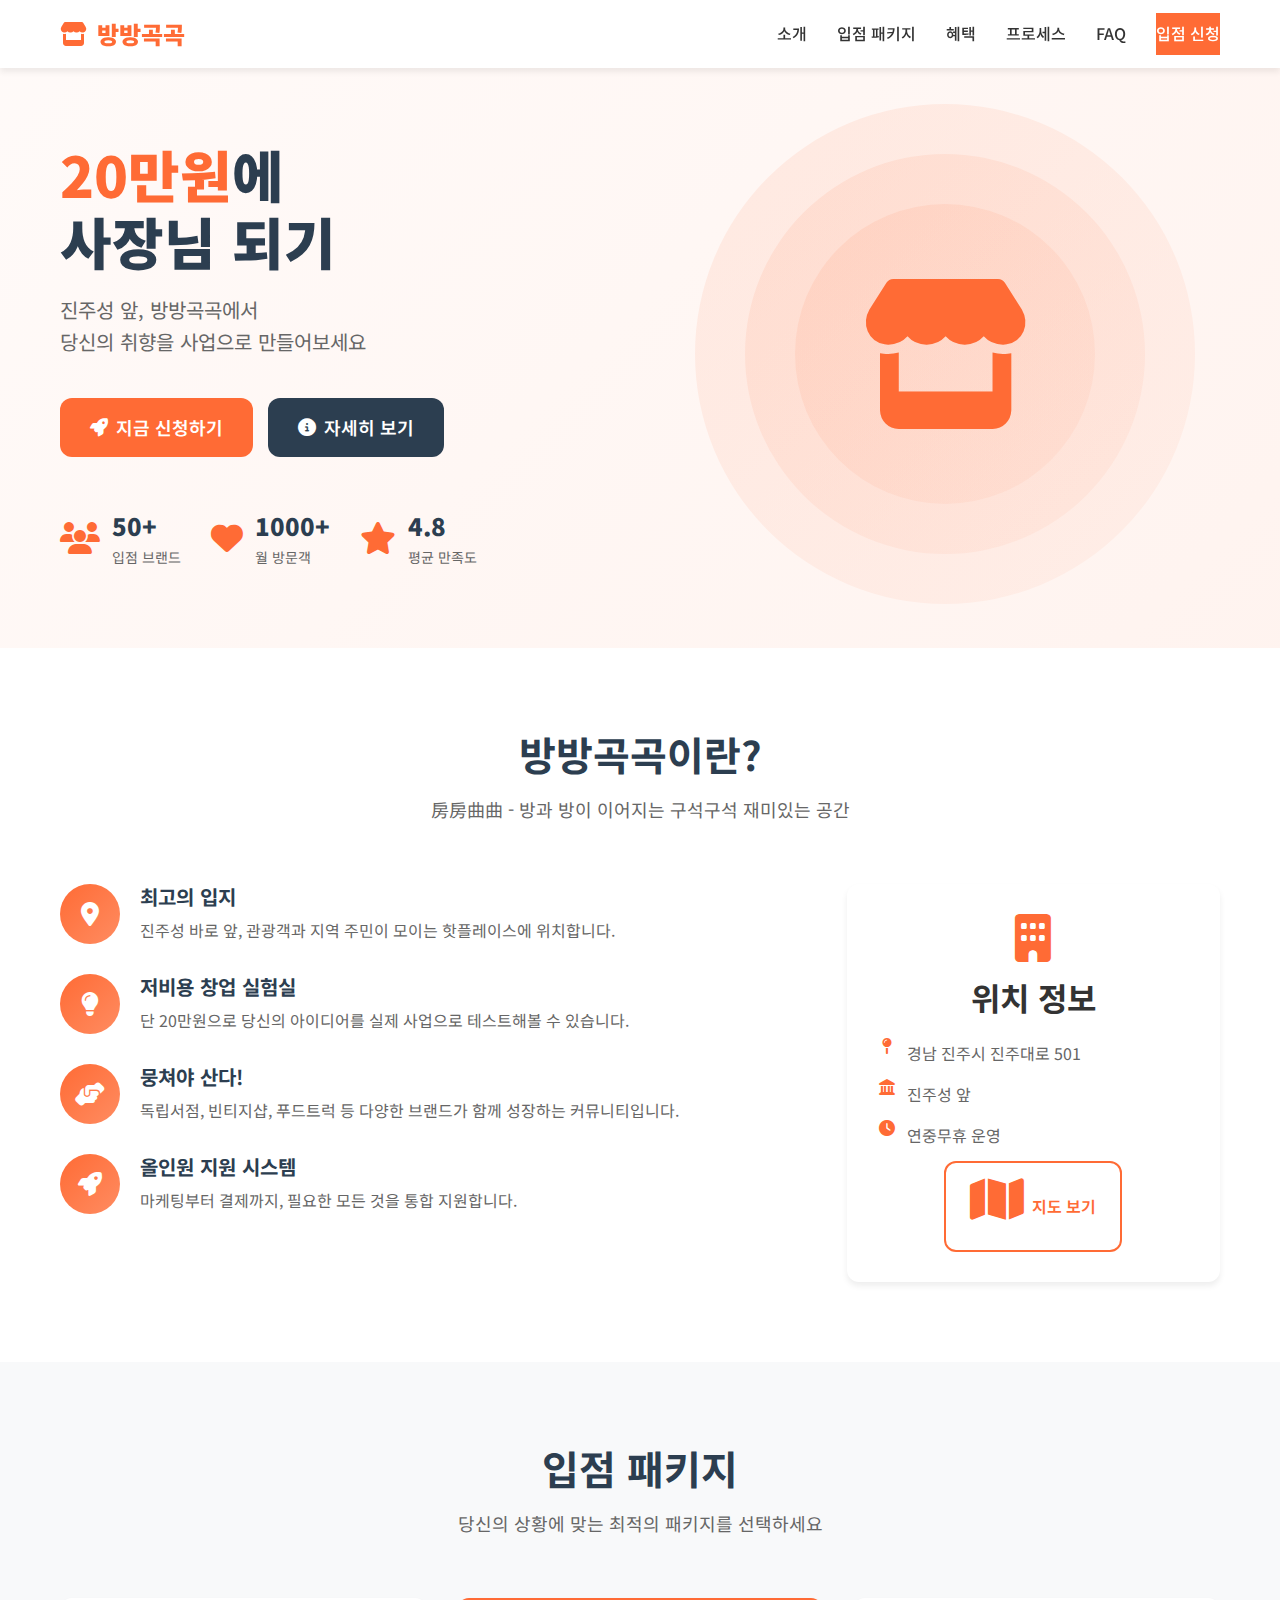
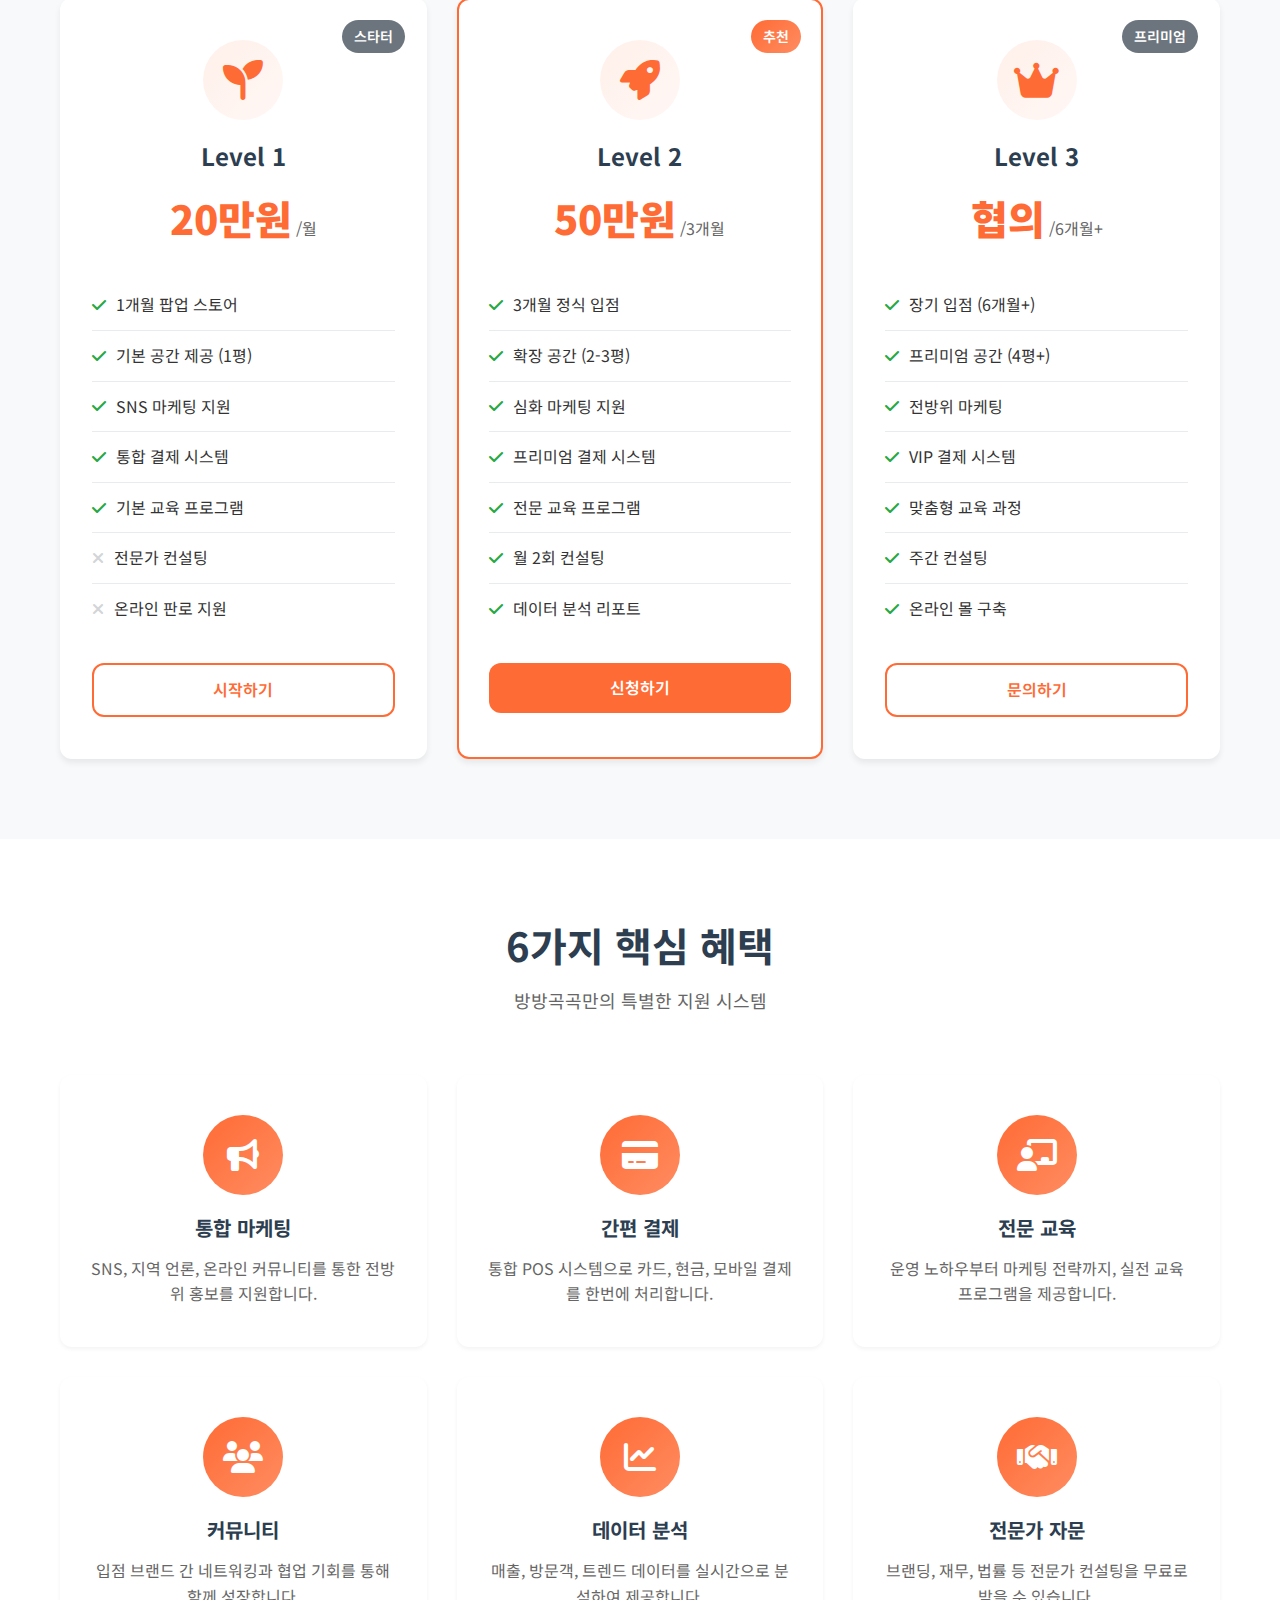
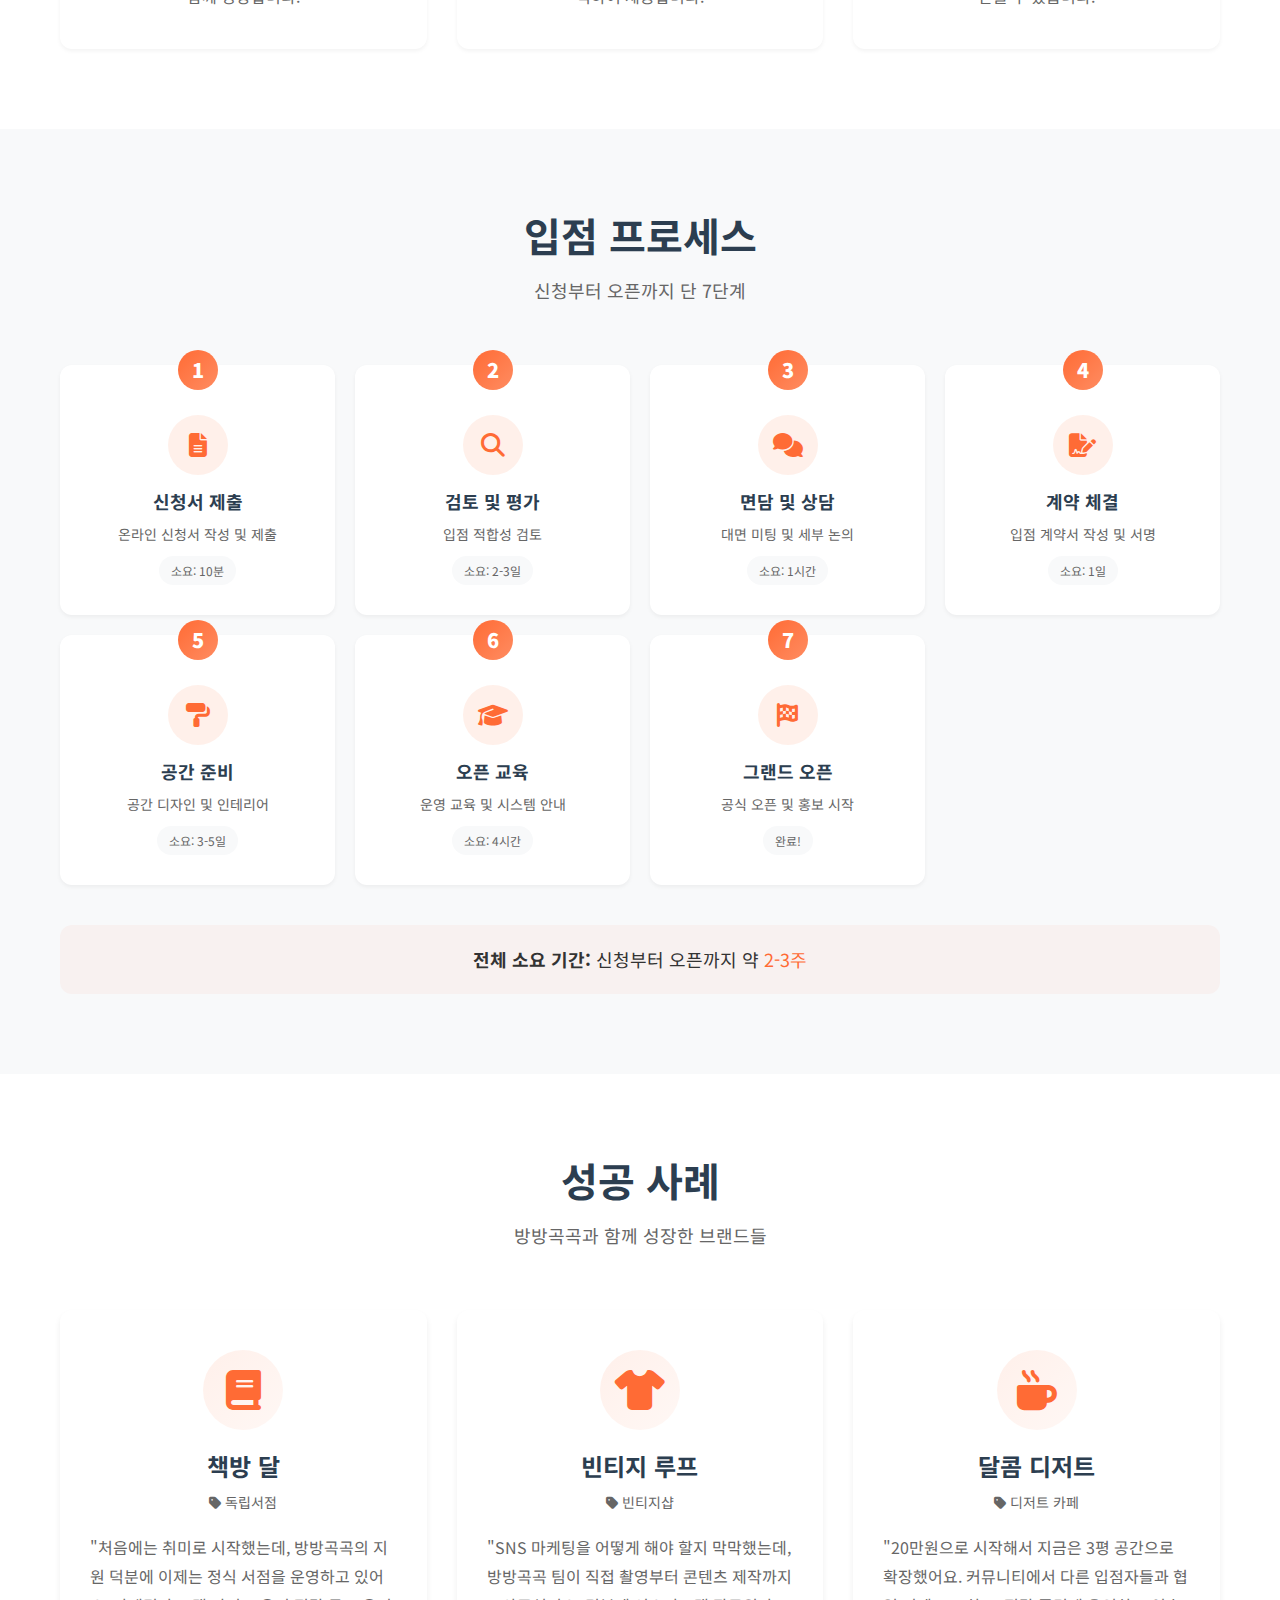
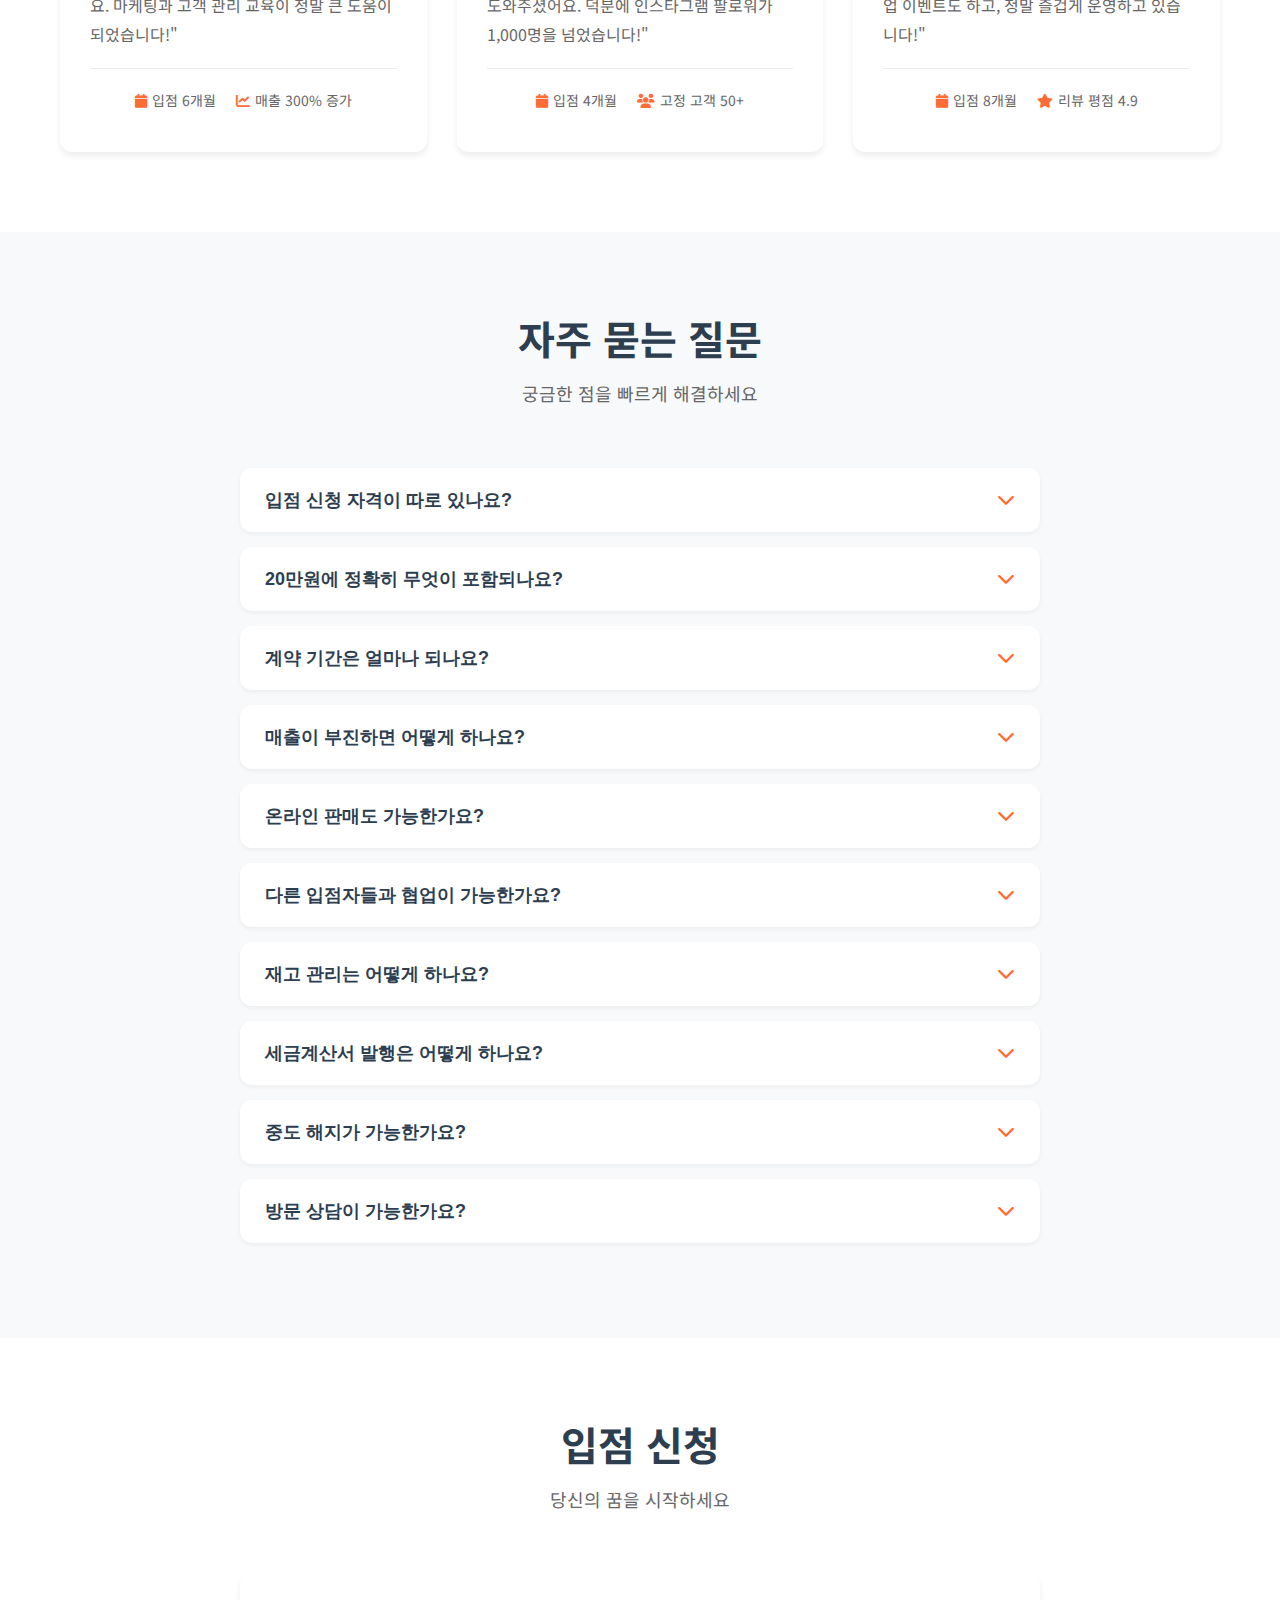
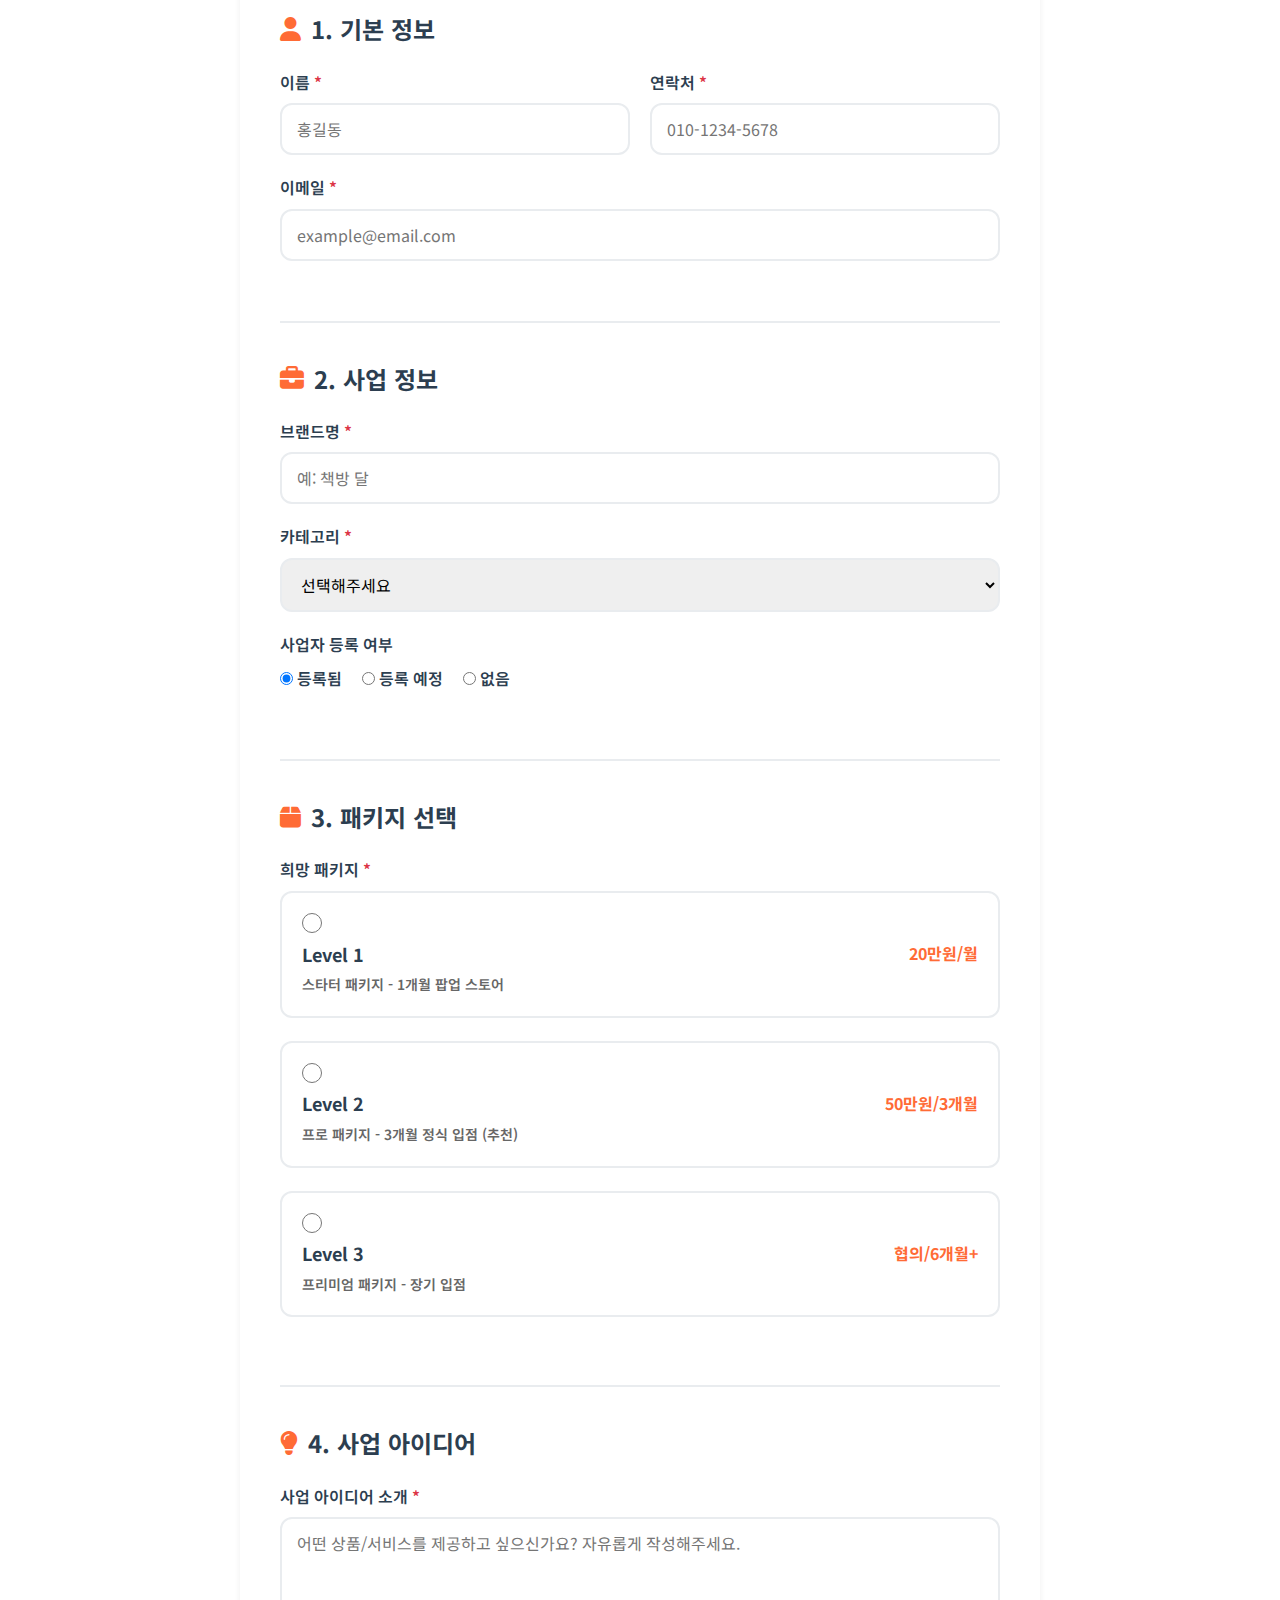
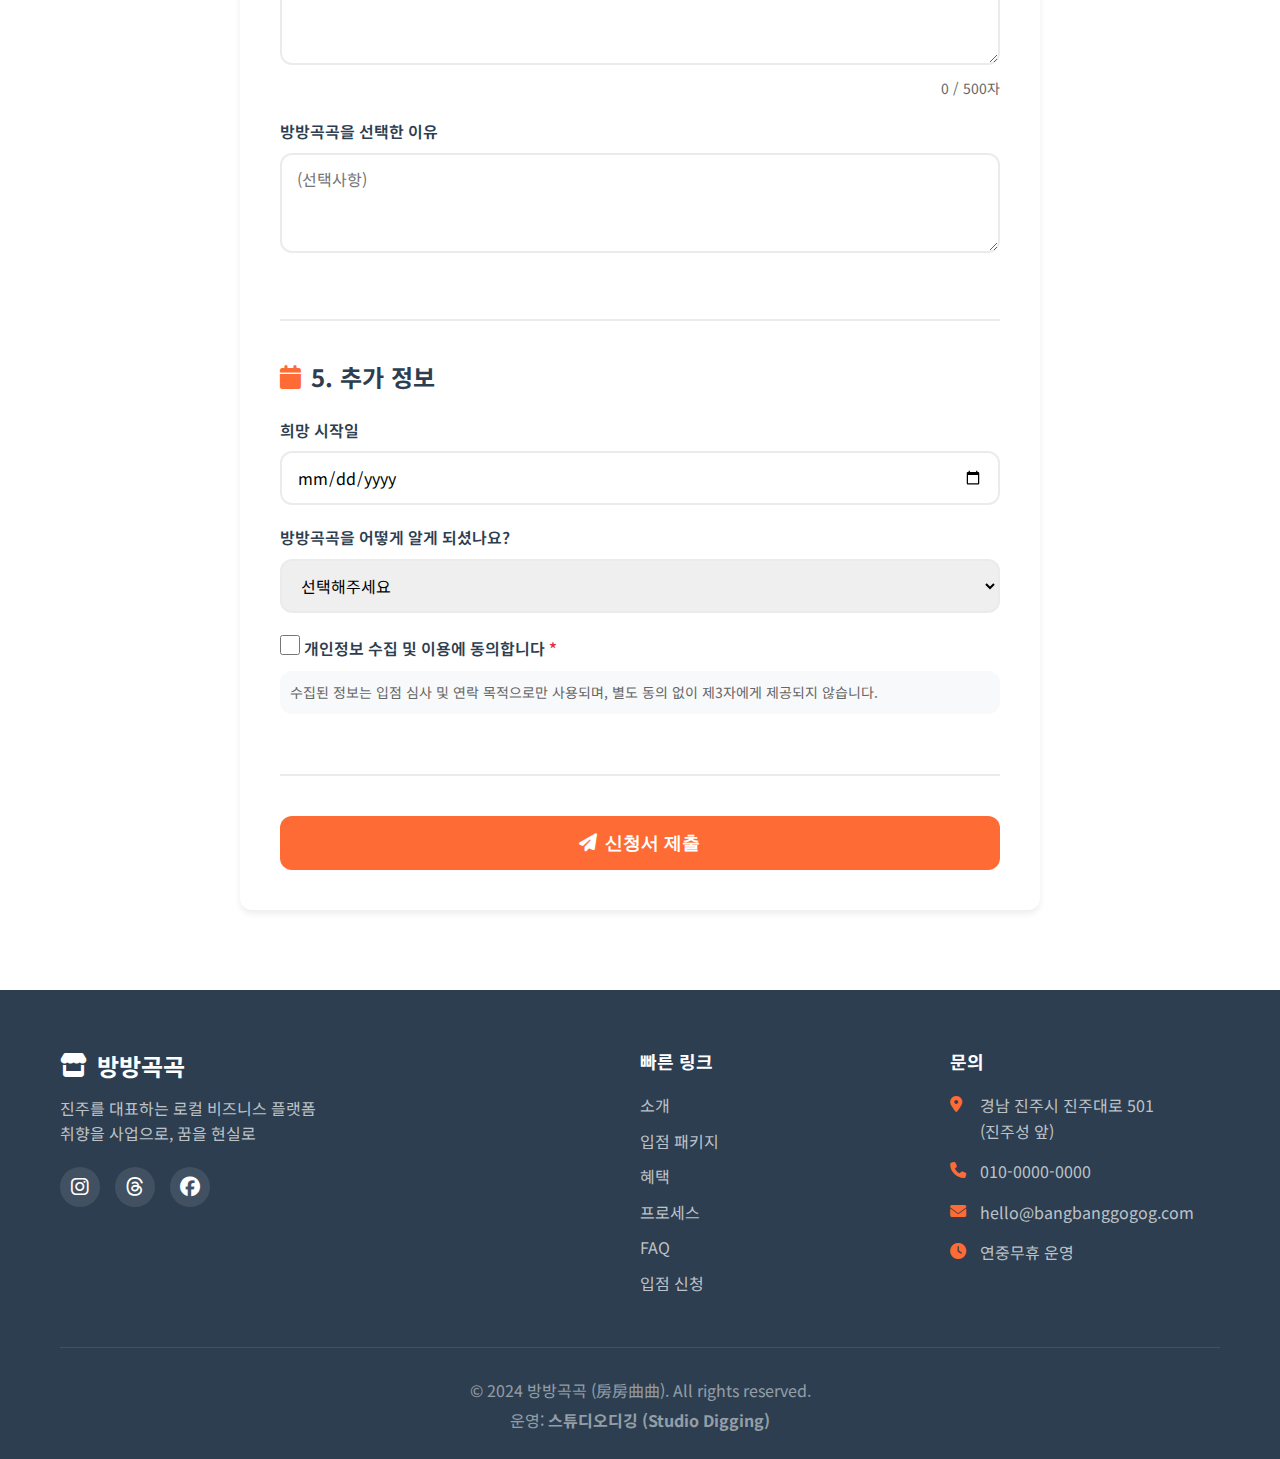
<file: index (1).html>
<!DOCTYPE html>
<html lang="ko">
<head>
    <meta charset="UTF-8">
    <meta name="viewport" content="width=device-width, initial-scale=1.0">
    <title>방방곡곡 - 20만원에 시작하는 진주 로컬 비즈니스</title>
    
    <!-- SEO Meta Tags -->
    <meta name="description" content="진주성 앞 방방곡곡에서 20만원으로 사장님이 되어보세요. 통합 마케팅, 결제 시스템, 교육 지원까지!">
    <meta name="keywords" content="진주 창업, 로컬 비즈니스, 팝업스토어, 청년창업, 방방곡곡, 진주성">
    <meta name="author" content="스튜디오디깅">
    
    <!-- Open Graph -->
    <meta property="og:title" content="방방곡곡 - 20만원에 시작하는 진주 로컬 비즈니스">
    <meta property="og:description" content="취향을 사업으로! 진주성 앞에서 시작하는 당신의 꿈">
    <meta property="og:type" content="website">
    <meta property="og:url" content="https://digging-ux.github.io/bangbang/">
    
    <!-- Fonts -->
    <link rel="preconnect" href="https://fonts.googleapis.com">
    <link rel="preconnect" href="https://fonts.gstatic.com" crossorigin>
    <link href="https://fonts.googleapis.com/css2?family=Noto+Sans+KR:wght@300;400;500;700;900&display=swap" rel="stylesheet">
    
    <!-- Font Awesome -->
    <link rel="stylesheet" href="https://cdnjs.cloudflare.com/ajax/libs/font-awesome/6.4.0/css/all.min.css">
    
    <!-- Stylesheet -->
    <link rel="stylesheet" href="css/style.css">
</head>
<body>
    <!-- Navigation -->
    <nav class="navbar" id="navbar">
        <div class="container">
            <div class="nav-wrapper">
                <a href="#home" class="logo">
                    <i class="fas fa-store"></i>
                    방방곡곡
                </a>
                <button class="mobile-menu-toggle" id="mobileMenuToggle" aria-label="메뉴 열기">
                    <i class="fas fa-bars"></i>
                </button>
                <ul class="nav-menu" id="navMenu">
                    <li><a href="#about" class="nav-link">소개</a></li>
                    <li><a href="#packages" class="nav-link">입점 패키지</a></li>
                    <li><a href="#benefits" class="nav-link">혜택</a></li>
                    <li><a href="#process" class="nav-link">프로세스</a></li>
                    <li><a href="#faq" class="nav-link">FAQ</a></li>
                    <li><a href="#apply" class="nav-link btn-primary">입점 신청</a></li>
                </ul>
            </div>
        </div>
    </nav>

    <!-- Hero Section -->
    <section id="home" class="hero">
        <div class="container">
            <div class="hero-content">
                <div class="hero-text">
                    <h1 class="hero-title">
                        <span class="highlight">20만원</span>에<br>
                        사장님 되기
                    </h1>
                    <p class="hero-subtitle">
                        진주성 앞, 방방곡곡에서<br>
                        당신의 취향을 사업으로 만들어보세요
                    </p>
                    <div class="hero-buttons">
                        <a href="#apply" class="btn btn-primary btn-lg">
                            <i class="fas fa-rocket"></i> 지금 신청하기
                        </a>
                        <a href="#about" class="btn btn-secondary btn-lg">
                            <i class="fas fa-info-circle"></i> 자세히 보기
                        </a>
                    </div>
                    <div class="hero-stats">
                        <div class="stat-item">
                            <i class="fas fa-users"></i>
                            <div class="stat-content">
                                <span class="stat-number">50+</span>
                                <span class="stat-label">입점 브랜드</span>
                            </div>
                        </div>
                        <div class="stat-item">
                            <i class="fas fa-heart"></i>
                            <div class="stat-content">
                                <span class="stat-number">1000+</span>
                                <span class="stat-label">월 방문객</span>
                            </div>
                        </div>
                        <div class="stat-item">
                            <i class="fas fa-star"></i>
                            <div class="stat-content">
                                <span class="stat-number">4.8</span>
                                <span class="stat-label">평균 만족도</span>
                            </div>
                        </div>
                    </div>
                </div>
                <div class="hero-image">
                    <div class="hero-icon-wrapper">
                        <i class="fas fa-store hero-icon"></i>
                        <div class="icon-bg-circle circle-1"></div>
                        <div class="icon-bg-circle circle-2"></div>
                        <div class="icon-bg-circle circle-3"></div>
                    </div>
                </div>
            </div>
        </div>
    </section>

    <!-- About Section -->
    <section id="about" class="section">
        <div class="container">
            <div class="section-header">
                <h2 class="section-title">방방곡곡이란?</h2>
                <p class="section-subtitle">房房曲曲 - 방과 방이 이어지는 구석구석 재미있는 공간</p>
            </div>
            <div class="about-content">
                <div class="about-text">
                    <div class="about-item">
                        <div class="about-icon">
                            <i class="fas fa-map-marker-alt"></i>
                        </div>
                        <div class="about-details">
                            <h3>최고의 입지</h3>
                            <p>진주성 바로 앞, 관광객과 지역 주민이 모이는 핫플레이스에 위치합니다.</p>
                        </div>
                    </div>
                    <div class="about-item">
                        <div class="about-icon">
                            <i class="fas fa-lightbulb"></i>
                        </div>
                        <div class="about-details">
                            <h3>저비용 창업 실험실</h3>
                            <p>단 20만원으로 당신의 아이디어를 실제 사업으로 테스트해볼 수 있습니다.</p>
                        </div>
                    </div>
                    <div class="about-item">
                        <div class="about-icon">
                            <i class="fas fa-hands-helping"></i>
                        </div>
                        <div class="about-details">
                            <h3>뭉쳐야 산다!</h3>
                            <p>독립서점, 빈티지샵, 푸드트럭 등 다양한 브랜드가 함께 성장하는 커뮤니티입니다.</p>
                        </div>
                    </div>
                    <div class="about-item">
                        <div class="about-icon">
                            <i class="fas fa-rocket"></i>
                        </div>
                        <div class="about-details">
                            <h3>올인원 지원 시스템</h3>
                            <p>마케팅부터 결제까지, 필요한 모든 것을 통합 지원합니다.</p>
                        </div>
                    </div>
                </div>
                <div class="about-location">
                    <div class="location-card">
                        <i class="fas fa-building"></i>
                        <h3>위치 정보</h3>
                        <p><i class="fas fa-map-pin"></i> 경남 진주시 진주대로 501</p>
                        <p><i class="fas fa-landmark"></i> 진주성 앞</p>
                        <p><i class="fas fa-clock"></i> 연중무휴 운영</p>
                        <a href="https://map.naver.com" target="_blank" class="btn btn-outline">
                            <i class="fas fa-map"></i> 지도 보기
                        </a>
                    </div>
                </div>
            </div>
        </div>
    </section>

    <!-- Packages Section -->
    <section id="packages" class="section section-gray">
        <div class="container">
            <div class="section-header">
                <h2 class="section-title">입점 패키지</h2>
                <p class="section-subtitle">당신의 상황에 맞는 최적의 패키지를 선택하세요</p>
            </div>
            <div class="packages-grid">
                <!-- Package 1 -->
                <div class="package-card">
                    <div class="package-badge">스타터</div>
                    <div class="package-icon">
                        <i class="fas fa-seedling"></i>
                    </div>
                    <h3 class="package-name">Level 1</h3>
                    <div class="package-price">
                        <span class="price-amount">20만원</span>
                        <span class="price-period">/월</span>
                    </div>
                    <ul class="package-features">
                        <li><i class="fas fa-check"></i> 1개월 팝업 스토어</li>
                        <li><i class="fas fa-check"></i> 기본 공간 제공 (1평)</li>
                        <li><i class="fas fa-check"></i> SNS 마케팅 지원</li>
                        <li><i class="fas fa-check"></i> 통합 결제 시스템</li>
                        <li><i class="fas fa-check"></i> 기본 교육 프로그램</li>
                        <li><i class="fas fa-times opacity-30"></i> 전문가 컨설팅</li>
                        <li><i class="fas fa-times opacity-30"></i> 온라인 판로 지원</li>
                    </ul>
                    <a href="#apply" class="btn btn-outline btn-block">시작하기</a>
                </div>

                <!-- Package 2 -->
                <div class="package-card package-featured">
                    <div class="package-badge package-badge-featured">추천</div>
                    <div class="package-icon">
                        <i class="fas fa-rocket"></i>
                    </div>
                    <h3 class="package-name">Level 2</h3>
                    <div class="package-price">
                        <span class="price-amount">50만원</span>
                        <span class="price-period">/3개월</span>
                    </div>
                    <ul class="package-features">
                        <li><i class="fas fa-check"></i> 3개월 정식 입점</li>
                        <li><i class="fas fa-check"></i> 확장 공간 (2-3평)</li>
                        <li><i class="fas fa-check"></i> 심화 마케팅 지원</li>
                        <li><i class="fas fa-check"></i> 프리미엄 결제 시스템</li>
                        <li><i class="fas fa-check"></i> 전문 교육 프로그램</li>
                        <li><i class="fas fa-check"></i> 월 2회 컨설팅</li>
                        <li><i class="fas fa-check"></i> 데이터 분석 리포트</li>
                    </ul>
                    <a href="#apply" class="btn btn-primary btn-block">신청하기</a>
                </div>

                <!-- Package 3 -->
                <div class="package-card">
                    <div class="package-badge">프리미엄</div>
                    <div class="package-icon">
                        <i class="fas fa-crown"></i>
                    </div>
                    <h3 class="package-name">Level 3</h3>
                    <div class="package-price">
                        <span class="price-amount">협의</span>
                        <span class="price-period">/6개월+</span>
                    </div>
                    <ul class="package-features">
                        <li><i class="fas fa-check"></i> 장기 입점 (6개월+)</li>
                        <li><i class="fas fa-check"></i> 프리미엄 공간 (4평+)</li>
                        <li><i class="fas fa-check"></i> 전방위 마케팅</li>
                        <li><i class="fas fa-check"></i> VIP 결제 시스템</li>
                        <li><i class="fas fa-check"></i> 맞춤형 교육 과정</li>
                        <li><i class="fas fa-check"></i> 주간 컨설팅</li>
                        <li><i class="fas fa-check"></i> 온라인 몰 구축</li>
                    </ul>
                    <a href="#apply" class="btn btn-outline btn-block">문의하기</a>
                </div>
            </div>
        </div>
    </section>

    <!-- Benefits Section -->
    <section id="benefits" class="section">
        <div class="container">
            <div class="section-header">
                <h2 class="section-title">6가지 핵심 혜택</h2>
                <p class="section-subtitle">방방곡곡만의 특별한 지원 시스템</p>
            </div>
            <div class="benefits-grid">
                <div class="benefit-card">
                    <div class="benefit-icon">
                        <i class="fas fa-bullhorn"></i>
                    </div>
                    <h3>통합 마케팅</h3>
                    <p>SNS, 지역 언론, 온라인 커뮤니티를 통한 전방위 홍보를 지원합니다.</p>
                </div>
                <div class="benefit-card">
                    <div class="benefit-icon">
                        <i class="fas fa-credit-card"></i>
                    </div>
                    <h3>간편 결제</h3>
                    <p>통합 POS 시스템으로 카드, 현금, 모바일 결제를 한번에 처리합니다.</p>
                </div>
                <div class="benefit-card">
                    <div class="benefit-icon">
                        <i class="fas fa-chalkboard-teacher"></i>
                    </div>
                    <h3>전문 교육</h3>
                    <p>운영 노하우부터 마케팅 전략까지, 실전 교육 프로그램을 제공합니다.</p>
                </div>
                <div class="benefit-card">
                    <div class="benefit-icon">
                        <i class="fas fa-users"></i>
                    </div>
                    <h3>커뮤니티</h3>
                    <p>입점 브랜드 간 네트워킹과 협업 기회를 통해 함께 성장합니다.</p>
                </div>
                <div class="benefit-card">
                    <div class="benefit-icon">
                        <i class="fas fa-chart-line"></i>
                    </div>
                    <h3>데이터 분석</h3>
                    <p>매출, 방문객, 트렌드 데이터를 실시간으로 분석하여 제공합니다.</p>
                </div>
                <div class="benefit-card">
                    <div class="benefit-icon">
                        <i class="fas fa-handshake"></i>
                    </div>
                    <h3>전문가 자문</h3>
                    <p>브랜딩, 재무, 법률 등 전문가 컨설팅을 무료로 받을 수 있습니다.</p>
                </div>
            </div>
        </div>
    </section>

    <!-- Process Section -->
    <section id="process" class="section section-gray">
        <div class="container">
            <div class="section-header">
                <h2 class="section-title">입점 프로세스</h2>
                <p class="section-subtitle">신청부터 오픈까지 단 7단계</p>
            </div>
            <div class="process-timeline">
                <div class="process-step">
                    <div class="process-number">1</div>
                    <div class="process-icon"><i class="fas fa-file-alt"></i></div>
                    <h3>신청서 제출</h3>
                    <p>온라인 신청서 작성 및 제출</p>
                    <span class="process-duration">소요: 10분</span>
                </div>
                <div class="process-step">
                    <div class="process-number">2</div>
                    <div class="process-icon"><i class="fas fa-search"></i></div>
                    <h3>검토 및 평가</h3>
                    <p>입점 적합성 검토</p>
                    <span class="process-duration">소요: 2-3일</span>
                </div>
                <div class="process-step">
                    <div class="process-number">3</div>
                    <div class="process-icon"><i class="fas fa-comments"></i></div>
                    <h3>면담 및 상담</h3>
                    <p>대면 미팅 및 세부 논의</p>
                    <span class="process-duration">소요: 1시간</span>
                </div>
                <div class="process-step">
                    <div class="process-number">4</div>
                    <div class="process-icon"><i class="fas fa-file-signature"></i></div>
                    <h3>계약 체결</h3>
                    <p>입점 계약서 작성 및 서명</p>
                    <span class="process-duration">소요: 1일</span>
                </div>
                <div class="process-step">
                    <div class="process-number">5</div>
                    <div class="process-icon"><i class="fas fa-paint-roller"></i></div>
                    <h3>공간 준비</h3>
                    <p>공간 디자인 및 인테리어</p>
                    <span class="process-duration">소요: 3-5일</span>
                </div>
                <div class="process-step">
                    <div class="process-number">6</div>
                    <div class="process-icon"><i class="fas fa-graduation-cap"></i></div>
                    <h3>오픈 교육</h3>
                    <p>운영 교육 및 시스템 안내</p>
                    <span class="process-duration">소요: 4시간</span>
                </div>
                <div class="process-step">
                    <div class="process-number">7</div>
                    <div class="process-icon"><i class="fas fa-flag-checkered"></i></div>
                    <h3>그랜드 오픈</h3>
                    <p>공식 오픈 및 홍보 시작</p>
                    <span class="process-duration">완료!</span>
                </div>
            </div>
            <div class="process-summary">
                <p><strong>전체 소요 기간:</strong> 신청부터 오픈까지 약 <span class="highlight">2-3주</span></p>
            </div>
        </div>
    </section>

    <!-- Success Stories Section -->
    <section id="stories" class="section">
        <div class="container">
            <div class="section-header">
                <h2 class="section-title">성공 사례</h2>
                <p class="section-subtitle">방방곡곡과 함께 성장한 브랜드들</p>
            </div>
            <div class="stories-grid">
                <div class="story-card">
                    <div class="story-icon">
                        <i class="fas fa-book"></i>
                    </div>
                    <h3>책방 달</h3>
                    <p class="story-category"><i class="fas fa-tag"></i> 독립서점</p>
                    <p class="story-content">
                        "처음에는 취미로 시작했는데, 방방곡곡의 지원 덕분에 이제는 정식 서점을 운영하고 있어요. 
                        마케팅과 고객 관리 교육이 정말 큰 도움이 되었습니다!"
                    </p>
                    <div class="story-stats">
                        <span><i class="fas fa-calendar"></i> 입점 6개월</span>
                        <span><i class="fas fa-chart-line"></i> 매출 300% 증가</span>
                    </div>
                </div>
                <div class="story-card">
                    <div class="story-icon">
                        <i class="fas fa-tshirt"></i>
                    </div>
                    <h3>빈티지 루프</h3>
                    <p class="story-category"><i class="fas fa-tag"></i> 빈티지샵</p>
                    <p class="story-content">
                        "SNS 마케팅을 어떻게 해야 할지 막막했는데, 방방곡곡 팀이 직접 촬영부터 콘텐츠 제작까지 도와주셨어요. 
                        덕분에 인스타그램 팔로워가 1,000명을 넘었습니다!"
                    </p>
                    <div class="story-stats">
                        <span><i class="fas fa-calendar"></i> 입점 4개월</span>
                        <span><i class="fas fa-users"></i> 고정 고객 50+</span>
                    </div>
                </div>
                <div class="story-card">
                    <div class="story-icon">
                        <i class="fas fa-mug-hot"></i>
                    </div>
                    <h3>달콤 디저트</h3>
                    <p class="story-category"><i class="fas fa-tag"></i> 디저트 카페</p>
                    <p class="story-content">
                        "20만원으로 시작해서 지금은 3평 공간으로 확장했어요. 
                        커뮤니티에서 다른 입점자들과 협업 이벤트도 하고, 정말 즐겁게 운영하고 있습니다!"
                    </p>
                    <div class="story-stats">
                        <span><i class="fas fa-calendar"></i> 입점 8개월</span>
                        <span><i class="fas fa-star"></i> 리뷰 평점 4.9</span>
                    </div>
                </div>
            </div>
        </div>
    </section>

    <!-- FAQ Section -->
    <section id="faq" class="section section-gray">
        <div class="container">
            <div class="section-header">
                <h2 class="section-title">자주 묻는 질문</h2>
                <p class="section-subtitle">궁금한 점을 빠르게 해결하세요</p>
            </div>
            <div class="faq-container">
                <div class="faq-item">
                    <button class="faq-question">
                        <span>입점 신청 자격이 따로 있나요?</span>
                        <i class="fas fa-chevron-down"></i>
                    </button>
                    <div class="faq-answer">
                        <p>특별한 자격 요건은 없습니다! 취향과 아이디어만 있다면 누구나 신청 가능합니다. 
                        다만, 방방곡곡의 가치와 맞는 브랜드를 우선 선정합니다.</p>
                    </div>
                </div>
                <div class="faq-item">
                    <button class="faq-question">
                        <span>20만원에 정확히 무엇이 포함되나요?</span>
                        <i class="fas fa-chevron-down"></i>
                    </button>
                    <div class="faq-answer">
                        <p>1평 공간 제공, SNS 마케팅 지원, 통합 결제 시스템, 기본 교육 프로그램이 포함됩니다. 
                        추가 인테리어나 집기는 별도 비용이 발생할 수 있습니다.</p>
                    </div>
                </div>
                <div class="faq-item">
                    <button class="faq-question">
                        <span>계약 기간은 얼마나 되나요?</span>
                        <i class="fas fa-chevron-down"></i>
                    </button>
                    <div class="faq-answer">
                        <p>Level 1은 1개월, Level 2는 3개월, Level 3은 6개월 이상입니다. 
                        계약 기간 종료 후 연장도 가능합니다.</p>
                    </div>
                </div>
                <div class="faq-item">
                    <button class="faq-question">
                        <span>매출이 부진하면 어떻게 하나요?</span>
                        <i class="fas fa-chevron-down"></i>
                    </button>
                    <div class="faq-answer">
                        <p>월 2회 정기 미팅에서 매출 데이터를 분석하고 개선 방안을 함께 모색합니다. 
                        필요시 전문가 컨설팅도 제공됩니다.</p>
                    </div>
                </div>
                <div class="faq-item">
                    <button class="faq-question">
                        <span>온라인 판매도 가능한가요?</span>
                        <i class="fas fa-chevron-down"></i>
                    </button>
                    <div class="faq-answer">
                        <p>Level 3 패키지에서는 온라인 판로 구축을 지원합니다. 
                        네이버 스마트스토어, 인스타그램 쇼핑 등을 함께 운영할 수 있습니다.</p>
                    </div>
                </div>
                <div class="faq-item">
                    <button class="faq-question">
                        <span>다른 입점자들과 협업이 가능한가요?</span>
                        <i class="fas fa-chevron-down"></i>
                    </button>
                    <div class="faq-answer">
                        <p>네! 오히려 권장합니다. 월 1회 입점자 네트워킹 이벤트를 개최하며, 
                        크로스 프로모션과 공동 마케팅을 적극 지원합니다.</p>
                    </div>
                </div>
                <div class="faq-item">
                    <button class="faq-question">
                        <span>재고 관리는 어떻게 하나요?</span>
                        <i class="fas fa-chevron-down"></i>
                    </button>
                    <div class="faq-answer">
                        <p>통합 POS 시스템에 재고 관리 기능이 포함되어 있습니다. 
                        입출고 현황을 실시간으로 확인하고 자동 알림도 받을 수 있습니다.</p>
                    </div>
                </div>
                <div class="faq-item">
                    <button class="faq-question">
                        <span>세금계산서 발행은 어떻게 하나요?</span>
                        <i class="fas fa-chevron-down"></i>
                    </button>
                    <div class="faq-answer">
                        <p>사업자등록증이 있으시다면 POS 시스템에서 자동으로 발행됩니다. 
                        세금 관련 기초 교육도 제공합니다.</p>
                    </div>
                </div>
                <div class="faq-item">
                    <button class="faq-question">
                        <span>중도 해지가 가능한가요?</span>
                        <i class="fas fa-chevron-down"></i>
                    </button>
                    <div class="faq-answer">
                        <p>계약 기간의 50% 경과 후 1개월 전 통보 시 가능합니다. 
                        단, 잔여 기간에 대한 환불은 불가합니다.</p>
                    </div>
                </div>
                <div class="faq-item">
                    <button class="faq-question">
                        <span>방문 상담이 가능한가요?</span>
                        <i class="fas fa-chevron-down"></i>
                    </button>
                    <div class="faq-answer">
                        <p>네, 가능합니다! 하단의 연락처로 사전 예약 후 방문해주시면 
                        공간 투어와 함께 1:1 상담을 진행해드립니다.</p>
                    </div>
                </div>
            </div>
        </div>
    </section>

    <!-- Apply Section -->
    <section id="apply" class="section">
        <div class="container">
            <div class="section-header">
                <h2 class="section-title">입점 신청</h2>
                <p class="section-subtitle">당신의 꿈을 시작하세요</p>
            </div>
            <div class="apply-container">
                <form id="applyForm" class="apply-form">
                    <!-- Step 1: Basic Info -->
                    <div class="form-section">
                        <h3 class="form-section-title">
                            <i class="fas fa-user"></i> 1. 기본 정보
                        </h3>
                        <div class="form-row">
                            <div class="form-group">
                                <label for="name">이름 <span class="required">*</span></label>
                                <input type="text" id="name" name="name" required 
                                       placeholder="홍길동">
                            </div>
                            <div class="form-group">
                                <label for="phone">연락처 <span class="required">*</span></label>
                                <input type="tel" id="phone" name="phone" required 
                                       placeholder="010-1234-5678" maxlength="13">
                            </div>
                        </div>
                        <div class="form-group">
                            <label for="email">이메일 <span class="required">*</span></label>
                            <input type="email" id="email" name="email" required 
                                   placeholder="example@email.com">
                        </div>
                    </div>

                    <!-- Step 2: Business Info -->
                    <div class="form-section">
                        <h3 class="form-section-title">
                            <i class="fas fa-briefcase"></i> 2. 사업 정보
                        </h3>
                        <div class="form-group">
                            <label for="brandName">브랜드명 <span class="required">*</span></label>
                            <input type="text" id="brandName" name="brandName" required 
                                   placeholder="예: 책방 달">
                        </div>
                        <div class="form-group">
                            <label for="category">카테고리 <span class="required">*</span></label>
                            <select id="category" name="category" required>
                                <option value="">선택해주세요</option>
                                <option value="book">독립서점</option>
                                <option value="vintage">빈티지샵</option>
                                <option value="food">푸드/디저트</option>
                                <option value="craft">수공예품</option>
                                <option value="fashion">패션/액세서리</option>
                                <option value="art">아트/갤러리</option>
                                <option value="other">기타</option>
                            </select>
                        </div>
                        <div class="form-group">
                            <label for="businessStatus">사업자 등록 여부</label>
                            <div class="radio-group">
                                <label class="radio-label">
                                    <input type="radio" name="businessStatus" value="registered" checked>
                                    <span>등록됨</span>
                                </label>
                                <label class="radio-label">
                                    <input type="radio" name="businessStatus" value="planned">
                                    <span>등록 예정</span>
                                </label>
                                <label class="radio-label">
                                    <input type="radio" name="businessStatus" value="none">
                                    <span>없음</span>
                                </label>
                            </div>
                        </div>
                    </div>

                    <!-- Step 3: Package Selection -->
                    <div class="form-section">
                        <h3 class="form-section-title">
                            <i class="fas fa-box"></i> 3. 패키지 선택
                        </h3>
                        <div class="form-group">
                            <label>희망 패키지 <span class="required">*</span></label>
                            <div class="package-selection">
                                <label class="package-option">
                                    <input type="radio" name="package" value="level1" required>
                                    <div class="package-option-content">
                                        <div class="package-option-header">
                                            <span class="package-option-name">Level 1</span>
                                            <span class="package-option-price">20만원/월</span>
                                        </div>
                                        <p class="package-option-desc">스타터 패키지 - 1개월 팝업 스토어</p>
                                    </div>
                                </label>
                                <label class="package-option">
                                    <input type="radio" name="package" value="level2">
                                    <div class="package-option-content">
                                        <div class="package-option-header">
                                            <span class="package-option-name">Level 2</span>
                                            <span class="package-option-price">50만원/3개월</span>
                                        </div>
                                        <p class="package-option-desc">프로 패키지 - 3개월 정식 입점 (추천)</p>
                                    </div>
                                </label>
                                <label class="package-option">
                                    <input type="radio" name="package" value="level3">
                                    <div class="package-option-content">
                                        <div class="package-option-header">
                                            <span class="package-option-name">Level 3</span>
                                            <span class="package-option-price">협의/6개월+</span>
                                        </div>
                                        <p class="package-option-desc">프리미엄 패키지 - 장기 입점</p>
                                    </div>
                                </label>
                            </div>
                        </div>
                    </div>

                    <!-- Step 4: Business Idea -->
                    <div class="form-section">
                        <h3 class="form-section-title">
                            <i class="fas fa-lightbulb"></i> 4. 사업 아이디어
                        </h3>
                        <div class="form-group">
                            <label for="idea">사업 아이디어 소개 <span class="required">*</span></label>
                            <textarea id="idea" name="idea" rows="5" required 
                                      placeholder="어떤 상품/서비스를 제공하고 싶으신가요? 자유롭게 작성해주세요."></textarea>
                            <div class="char-counter">
                                <span id="ideaCount">0</span> / 500자
                            </div>
                        </div>
                        <div class="form-group">
                            <label for="motivation">방방곡곡을 선택한 이유</label>
                            <textarea id="motivation" name="motivation" rows="3" 
                                      placeholder="(선택사항)"></textarea>
                        </div>
                    </div>

                    <!-- Step 5: Additional Info -->
                    <div class="form-section">
                        <h3 class="form-section-title">
                            <i class="fas fa-calendar"></i> 5. 추가 정보
                        </h3>
                        <div class="form-group">
                            <label for="startDate">희망 시작일</label>
                            <input type="date" id="startDate" name="startDate">
                        </div>
                        <div class="form-group">
                            <label for="referral">방방곡곡을 어떻게 알게 되셨나요?</label>
                            <select id="referral" name="referral">
                                <option value="">선택해주세요</option>
                                <option value="instagram">Instagram</option>
                                <option value="facebook">Facebook</option>
                                <option value="friend">지인 추천</option>
                                <option value="search">검색</option>
                                <option value="news">뉴스/기사</option>
                                <option value="other">기타</option>
                            </select>
                        </div>
                        <div class="form-group">
                            <label class="checkbox-label">
                                <input type="checkbox" id="agreeTerms" required>
                                <span>개인정보 수집 및 이용에 동의합니다 <span class="required">*</span></span>
                            </label>
                            <p class="form-note">수집된 정보는 입점 심사 및 연락 목적으로만 사용되며, 
                            별도 동의 없이 제3자에게 제공되지 않습니다.</p>
                        </div>
                    </div>

                    <div class="form-actions">
                        <button type="submit" class="btn btn-primary btn-lg btn-block">
                            <i class="fas fa-paper-plane"></i> 신청서 제출
                        </button>
                    </div>
                </form>
            </div>
        </div>
    </section>

    <!-- Footer -->
    <footer class="footer">
        <div class="container">
            <div class="footer-content">
                <div class="footer-section">
                    <h3 class="footer-title">
                        <i class="fas fa-store"></i> 방방곡곡
                    </h3>
                    <p class="footer-desc">
                        진주를 대표하는 로컬 비즈니스 플랫폼<br>
                        취향을 사업으로, 꿈을 현실로
                    </p>
                    <div class="footer-social">
                        <a href="https://www.instagram.com/studiodigging" target="_blank" aria-label="Instagram">
                            <i class="fab fa-instagram"></i>
                        </a>
                        <a href="https://www.threads.com/@studiodigging" target="_blank" aria-label="Threads">
                            <i class="fab fa-threads"></i>
                        </a>
                        <a href="https://www.facebook.com" target="_blank" aria-label="Facebook">
                            <i class="fab fa-facebook"></i>
                        </a>
                    </div>
                </div>
                <div class="footer-section">
                    <h4 class="footer-subtitle">빠른 링크</h4>
                    <ul class="footer-links">
                        <li><a href="#about">소개</a></li>
                        <li><a href="#packages">입점 패키지</a></li>
                        <li><a href="#benefits">혜택</a></li>
                        <li><a href="#process">프로세스</a></li>
                        <li><a href="#faq">FAQ</a></li>
                        <li><a href="#apply">입점 신청</a></li>
                    </ul>
                </div>
                <div class="footer-section">
                    <h4 class="footer-subtitle">문의</h4>
                    <ul class="footer-contact">
                        <li>
                            <i class="fas fa-map-marker-alt"></i>
                            <span>경남 진주시 진주대로 501<br>(진주성 앞)</span>
                        </li>
                        <li>
                            <i class="fas fa-phone"></i>
                            <a href="tel:010-0000-0000">010-0000-0000</a>
                        </li>
                        <li>
                            <i class="fas fa-envelope"></i>
                            <a href="mailto:hello@bangbanggogog.com">hello@bangbanggogog.com</a>
                        </li>
                        <li>
                            <i class="fas fa-clock"></i>
                            <span>연중무휴 운영</span>
                        </li>
                    </ul>
                </div>
            </div>
            <div class="footer-bottom">
                <p>&copy; 2024 방방곡곡 (房房曲曲). All rights reserved.</p>
                <p>운영: <strong>스튜디오디깅 (Studio Digging)</strong></p>
            </div>
        </div>
    </footer>

    <!-- Floating CTA Button -->
    <a href="#apply" class="floating-cta" id="floatingCTA" aria-label="입점 신청하기">
        <i class="fas fa-rocket"></i>
    </a>

    <!-- Success Modal -->
    <div class="modal" id="successModal">
        <div class="modal-content">
            <div class="modal-icon">
                <i class="fas fa-check-circle"></i>
            </div>
            <h3>신청이 완료되었습니다!</h3>
            <p>입력하신 연락처로 1-2일 내에 연락드리겠습니다.<br>방방곡곡과 함께 해주셔서 감사합니다!</p>
            <button class="btn btn-primary" id="modalClose">확인</button>
        </div>
    </div>

    <!-- JavaScript -->
    <script src="js/main.js"></script>
</body>
</html>
</file>
<file: css/style.css>
/* ===========================
   방방곡곡 (BangBang GoGog) Stylesheet
   ============================ */

/* === Root Variables === */
:root {
    --primary-color: #FF6B35;
    --primary-dark: #E85A2A;
    --primary-light: #FF8C61;
    --secondary-color: #2C3E50;
    --text-color: #333333;
    --text-light: #666666;
    --gray-light: #f8f9fa;
    --gray-medium: #e9ecef;
    --gray-dark: #6c757d;
    --success-color: #28a745;
    --danger-color: #dc3545;
    --warning-color: #ffc107;
    --white: #ffffff;
    --shadow-sm: 0 2px 4px rgba(0,0,0,0.05);
    --shadow-md: 0 4px 6px rgba(0,0,0,0.07);
    --shadow-lg: 0 10px 15px rgba(0,0,0,0.1);
    --transition: all 0.3s ease;
    --border-radius: 12px;
}

/* === Reset === */
* {
    margin: 0;
    padding: 0;
    box-sizing: border-box;
}

html {
    scroll-behavior: smooth;
}

body {
    font-family: 'Noto Sans KR', sans-serif;
    font-size: 16px;
    line-height: 1.6;
    color: var(--text-color);
    background-color: var(--white);
    overflow-x: hidden;
}

/* === Typography === */
h1, h2, h3, h4, h5, h6 {
    font-weight: 700;
    line-height: 1.3;
    margin-bottom: 1rem;
}

h1 { font-size: 3rem; }
h2 { font-size: 2.5rem; }
h3 { font-size: 2rem; }
h4 { font-size: 1.5rem; }
h5 { font-size: 1.25rem; }
h6 { font-size: 1rem; }

p {
    margin-bottom: 1rem;
}

a {
    color: var(--primary-color);
    text-decoration: none;
    transition: var(--transition);
}

a:hover {
    color: var(--primary-dark);
}

/* === Container === */
.container {
    max-width: 1200px;
    margin: 0 auto;
    padding: 0 20px;
}

/* === Section === */
.section {
    padding: 80px 0;
}

.section-gray {
    background-color: var(--gray-light);
}

.section-header {
    text-align: center;
    margin-bottom: 60px;
}

.section-title {
    font-size: 2.5rem;
    color: var(--secondary-color);
    margin-bottom: 15px;
}

.section-subtitle {
    font-size: 1.125rem;
    color: var(--text-light);
    max-width: 600px;
    margin: 0 auto;
}

/* === Navigation === */
.navbar {
    position: fixed;
    top: 0;
    left: 0;
    right: 0;
    background-color: var(--white);
    box-shadow: var(--shadow-md);
    z-index: 1000;
    transition: var(--transition);
}

.nav-wrapper {
    display: flex;
    justify-content: space-between;
    align-items: center;
    padding: 15px 0;
}

.logo {
    font-size: 1.5rem;
    font-weight: 900;
    color: var(--primary-color);
    display: flex;
    align-items: center;
    gap: 10px;
}

.logo:hover {
    color: var(--primary-dark);
}

.nav-menu {
    display: flex;
    list-style: none;
    gap: 30px;
    align-items: center;
}

.nav-link {
    color: var(--text-color);
    font-weight: 500;
    padding: 8px 0;
    border-bottom: 2px solid transparent;
    transition: var(--transition);
}

.nav-link:hover {
    color: var(--primary-color);
    border-bottom-color: var(--primary-color);
}

.mobile-menu-toggle {
    display: none;
    background: none;
    border: none;
    font-size: 1.5rem;
    color: var(--text-color);
    cursor: pointer;
}

/* === Buttons === */
.btn {
    display: inline-flex;
    align-items: center;
    gap: 8px;
    padding: 12px 24px;
    border: none;
    border-radius: var(--border-radius);
    font-size: 1rem;
    font-weight: 600;
    text-align: center;
    cursor: pointer;
    transition: var(--transition);
    text-decoration: none;
}

.btn-primary {
    background-color: var(--primary-color);
    color: var(--white);
}

.btn-primary:hover {
    background-color: var(--primary-dark);
    color: var(--white);
    transform: translateY(-2px);
    box-shadow: var(--shadow-lg);
}

.btn-secondary {
    background-color: var(--secondary-color);
    color: var(--white);
}

.btn-secondary:hover {
    background-color: #1a252f;
    color: var(--white);
}

.btn-outline {
    background-color: transparent;
    border: 2px solid var(--primary-color);
    color: var(--primary-color);
}

.btn-outline:hover {
    background-color: var(--primary-color);
    color: var(--white);
}

.btn-lg {
    padding: 15px 30px;
    font-size: 1.125rem;
}

.btn-block {
    width: 100%;
    justify-content: center;
}

/* === Hero Section === */
.hero {
    padding: 140px 0 80px;
    background: linear-gradient(135deg, rgba(255,107,53,0.03), rgba(255,107,53,0.08));
    position: relative;
    overflow: hidden;
}

.hero-content {
    display: grid;
    grid-template-columns: 1fr 1fr;
    gap: 60px;
    align-items: center;
}

.hero-title {
    font-size: 3.5rem;
    font-weight: 900;
    color: var(--secondary-color);
    line-height: 1.2;
    margin-bottom: 20px;
}

.highlight {
    color: var(--primary-color);
    position: relative;
}

.hero-subtitle {
    font-size: 1.25rem;
    color: var(--text-light);
    margin-bottom: 40px;
}

.hero-buttons {
    display: flex;
    gap: 15px;
    margin-bottom: 50px;
}

.hero-stats {
    display: flex;
    gap: 30px;
}

.stat-item {
    display: flex;
    align-items: center;
    gap: 12px;
}

.stat-item i {
    font-size: 2rem;
    color: var(--primary-color);
}

.stat-content {
    display: flex;
    flex-direction: column;
}

.stat-number {
    font-size: 1.5rem;
    font-weight: 900;
    color: var(--secondary-color);
}

.stat-label {
    font-size: 0.875rem;
    color: var(--text-light);
}

/* Hero Image */
.hero-image {
    position: relative;
    display: flex;
    justify-content: center;
    align-items: center;
}

.hero-icon-wrapper {
    position: relative;
    width: 100%;
    height: 400px;
    display: flex;
    justify-content: center;
    align-items: center;
}

.hero-icon {
    font-size: 150px;
    color: var(--primary-color);
    z-index: 2;
    position: relative;
    animation: float 3s ease-in-out infinite;
}

@keyframes float {
    0%, 100% { transform: translateY(0); }
    50% { transform: translateY(-20px); }
}

.icon-bg-circle {
    position: absolute;
    border-radius: 50%;
    background: linear-gradient(135deg, rgba(255,107,53,0.1), rgba(255,107,53,0.05));
}

.circle-1 {
    width: 300px;
    height: 300px;
    animation: pulse 2s ease-in-out infinite;
}

.circle-2 {
    width: 400px;
    height: 400px;
    animation: pulse 3s ease-in-out infinite 0.5s;
}

.circle-3 {
    width: 500px;
    height: 500px;
    animation: pulse 4s ease-in-out infinite 1s;
}

@keyframes pulse {
    0%, 100% { transform: scale(1); opacity: 0.3; }
    50% { transform: scale(1.05); opacity: 0.5; }
}

/* === About Section === */
.about-content {
    display: grid;
    grid-template-columns: 2fr 1fr;
    gap: 40px;
}

.about-item {
    display: flex;
    gap: 20px;
    margin-bottom: 30px;
}

.about-icon {
    width: 60px;
    height: 60px;
    background: linear-gradient(135deg, var(--primary-color), var(--primary-light));
    border-radius: 50%;
    display: flex;
    align-items: center;
    justify-content: center;
    flex-shrink: 0;
}

.about-icon i {
    font-size: 1.5rem;
    color: var(--white);
}

.about-details h3 {
    font-size: 1.25rem;
    color: var(--secondary-color);
    margin-bottom: 8px;
}

.about-details p {
    color: var(--text-light);
    margin: 0;
}

.location-card {
    background-color: var(--white);
    border-radius: var(--border-radius);
    padding: 30px;
    box-shadow: var(--shadow-md);
    text-align: center;
}

.location-card i {
    font-size: 3rem;
    color: var(--primary-color);
    margin-bottom: 15px;
}

.location-card h3 {
    margin-bottom: 20px;
}

.location-card p {
    display: flex;
    align-items: center;
    gap: 10px;
    margin-bottom: 10px;
    color: var(--text-light);
}

.location-card p i {
    font-size: 1rem;
    width: 20px;
}

/* === Packages Section === */
.packages-grid {
    display: grid;
    grid-template-columns: repeat(3, 1fr);
    gap: 30px;
}

.package-card {
    background-color: var(--white);
    border-radius: var(--border-radius);
    padding: 40px 30px;
    box-shadow: var(--shadow-md);
    position: relative;
    transition: var(--transition);
    border: 2px solid transparent;
}

.package-card:hover {
    transform: translateY(-10px);
    box-shadow: var(--shadow-lg);
}

.package-featured {
    border-color: var(--primary-color);
}

.package-badge {
    position: absolute;
    top: 20px;
    right: 20px;
    background-color: var(--gray-dark);
    color: var(--white);
    padding: 5px 12px;
    border-radius: 20px;
    font-size: 0.875rem;
    font-weight: 600;
}

.package-badge-featured {
    background: linear-gradient(135deg, var(--primary-color), var(--primary-light));
}

.package-icon {
    width: 80px;
    height: 80px;
    background: linear-gradient(135deg, rgba(255,107,53,0.1), rgba(255,107,53,0.05));
    border-radius: 50%;
    display: flex;
    align-items: center;
    justify-content: center;
    margin: 0 auto 20px;
}

.package-icon i {
    font-size: 2.5rem;
    color: var(--primary-color);
}

.package-name {
    text-align: center;
    font-size: 1.5rem;
    color: var(--secondary-color);
    margin-bottom: 15px;
}

.package-price {
    text-align: center;
    margin-bottom: 30px;
}

.price-amount {
    font-size: 2.5rem;
    font-weight: 900;
    color: var(--primary-color);
}

.price-period {
    font-size: 1rem;
    color: var(--text-light);
}

.package-features {
    list-style: none;
    margin-bottom: 30px;
}

.package-features li {
    padding: 12px 0;
    border-bottom: 1px solid var(--gray-medium);
    display: flex;
    align-items: center;
    gap: 10px;
}

.package-features li:last-child {
    border-bottom: none;
}

.package-features i {
    color: var(--success-color);
}

.package-features .fa-times {
    color: var(--gray-dark);
}

.opacity-30 {
    opacity: 0.3;
}

/* === Benefits Section === */
.benefits-grid {
    display: grid;
    grid-template-columns: repeat(3, 1fr);
    gap: 30px;
}

.benefit-card {
    background-color: var(--white);
    border-radius: var(--border-radius);
    padding: 40px 30px;
    text-align: center;
    box-shadow: var(--shadow-sm);
    transition: var(--transition);
}

.benefit-card:hover {
    box-shadow: var(--shadow-lg);
    transform: translateY(-5px);
}

.benefit-icon {
    width: 80px;
    height: 80px;
    background: linear-gradient(135deg, var(--primary-color), var(--primary-light));
    border-radius: 50%;
    display: flex;
    align-items: center;
    justify-content: center;
    margin: 0 auto 20px;
}

.benefit-icon i {
    font-size: 2rem;
    color: var(--white);
}

.benefit-card h3 {
    font-size: 1.25rem;
    color: var(--secondary-color);
    margin-bottom: 15px;
}

.benefit-card p {
    color: var(--text-light);
    margin: 0;
}

/* === Process Section === */
.process-timeline {
    display: grid;
    grid-template-columns: repeat(4, 1fr);
    gap: 20px;
    margin-bottom: 40px;
}

.process-step {
    background-color: var(--white);
    border-radius: var(--border-radius);
    padding: 30px 20px;
    text-align: center;
    box-shadow: var(--shadow-sm);
    position: relative;
}

.process-number {
    position: absolute;
    top: -15px;
    left: 50%;
    transform: translateX(-50%);
    width: 40px;
    height: 40px;
    background: linear-gradient(135deg, var(--primary-color), var(--primary-light));
    color: var(--white);
    border-radius: 50%;
    display: flex;
    align-items: center;
    justify-content: center;
    font-weight: 900;
    font-size: 1.25rem;
}

.process-icon {
    width: 60px;
    height: 60px;
    background: rgba(255,107,53,0.1);
    border-radius: 50%;
    display: flex;
    align-items: center;
    justify-content: center;
    margin: 20px auto 15px;
}

.process-icon i {
    font-size: 1.5rem;
    color: var(--primary-color);
}

.process-step h3 {
    font-size: 1.125rem;
    color: var(--secondary-color);
    margin-bottom: 10px;
}

.process-step p {
    font-size: 0.875rem;
    color: var(--text-light);
    margin-bottom: 10px;
}

.process-duration {
    display: inline-block;
    background-color: var(--gray-light);
    padding: 5px 12px;
    border-radius: 20px;
    font-size: 0.75rem;
    color: var(--text-light);
}

.process-summary {
    text-align: center;
    padding: 20px;
    background-color: rgba(255,107,53,0.05);
    border-radius: var(--border-radius);
}

.process-summary p {
    margin: 0;
    font-size: 1.125rem;
}

/* === Stories Section === */
.stories-grid {
    display: grid;
    grid-template-columns: repeat(3, 1fr);
    gap: 30px;
}

.story-card {
    background-color: var(--white);
    border-radius: var(--border-radius);
    padding: 40px 30px;
    box-shadow: var(--shadow-md);
    transition: var(--transition);
}

.story-card:hover {
    transform: translateY(-5px);
    box-shadow: var(--shadow-lg);
}

.story-icon {
    width: 80px;
    height: 80px;
    background: linear-gradient(135deg, rgba(255,107,53,0.1), rgba(255,107,53,0.05));
    border-radius: 50%;
    display: flex;
    align-items: center;
    justify-content: center;
    margin: 0 auto 20px;
}

.story-icon i {
    font-size: 2.5rem;
    color: var(--primary-color);
}

.story-card h3 {
    font-size: 1.5rem;
    color: var(--secondary-color);
    margin-bottom: 10px;
    text-align: center;
}

.story-category {
    text-align: center;
    color: var(--text-light);
    font-size: 0.875rem;
    margin-bottom: 20px;
}

.story-content {
    color: var(--text-light);
    line-height: 1.8;
    margin-bottom: 20px;
}

.story-stats {
    display: flex;
    justify-content: center;
    gap: 20px;
    padding-top: 20px;
    border-top: 1px solid var(--gray-medium);
}

.story-stats span {
    display: flex;
    align-items: center;
    gap: 5px;
    font-size: 0.875rem;
    color: var(--text-light);
}

.story-stats i {
    color: var(--primary-color);
}

/* === FAQ Section === */
.faq-container {
    max-width: 800px;
    margin: 0 auto;
}

.faq-item {
    background-color: var(--white);
    border-radius: var(--border-radius);
    margin-bottom: 15px;
    box-shadow: var(--shadow-sm);
}

.faq-question {
    width: 100%;
    padding: 20px 25px;
    background: none;
    border: none;
    text-align: left;
    font-size: 1.125rem;
    font-weight: 600;
    color: var(--secondary-color);
    cursor: pointer;
    display: flex;
    justify-content: space-between;
    align-items: center;
    transition: var(--transition);
}

.faq-question:hover {
    color: var(--primary-color);
}

.faq-question i {
    color: var(--primary-color);
    transition: transform 0.3s ease;
}

.faq-item.active .faq-question i {
    transform: rotate(180deg);
}

.faq-answer {
    max-height: 0;
    overflow: hidden;
    transition: max-height 0.3s ease, padding 0.3s ease;
}

.faq-item.active .faq-answer {
    max-height: 500px;
    padding: 0 25px 20px;
}

.faq-answer p {
    color: var(--text-light);
    line-height: 1.8;
    margin: 0;
}

/* === Apply Form Section === */
.apply-container {
    max-width: 800px;
    margin: 0 auto;
}

.apply-form {
    background-color: var(--white);
    border-radius: var(--border-radius);
    padding: 40px;
    box-shadow: var(--shadow-md);
}

.form-section {
    margin-bottom: 40px;
    padding-bottom: 40px;
    border-bottom: 2px solid var(--gray-medium);
}

.form-section:last-of-type {
    border-bottom: none;
    margin-bottom: 0;
    padding-bottom: 0;
}

.form-section-title {
    display: flex;
    align-items: center;
    gap: 10px;
    font-size: 1.5rem;
    color: var(--secondary-color);
    margin-bottom: 25px;
}

.form-section-title i {
    color: var(--primary-color);
}

.form-row {
    display: grid;
    grid-template-columns: 1fr 1fr;
    gap: 20px;
}

.form-group {
    margin-bottom: 20px;
}

.form-group label {
    display: block;
    font-weight: 600;
    color: var(--secondary-color);
    margin-bottom: 8px;
}

.required {
    color: var(--danger-color);
}

.form-group input,
.form-group select,
.form-group textarea {
    width: 100%;
    padding: 12px 15px;
    border: 2px solid var(--gray-medium);
    border-radius: var(--border-radius);
    font-size: 1rem;
    font-family: inherit;
    transition: var(--transition);
}

.form-group input:focus,
.form-group select:focus,
.form-group textarea:focus {
    outline: none;
    border-color: var(--primary-color);
    box-shadow: 0 0 0 3px rgba(255,107,53,0.1);
}

.form-group textarea {
    resize: vertical;
}

.char-counter {
    text-align: right;
    font-size: 0.875rem;
    color: var(--text-light);
    margin-top: 5px;
}

.radio-group {
    display: flex;
    gap: 20px;
}

.radio-label {
    display: flex;
    align-items: center;
    gap: 8px;
    cursor: pointer;
}

.radio-label input[type="radio"] {
    width: auto;
}

.package-selection {
    display: flex;
    flex-direction: column;
    gap: 15px;
}

.package-option {
    border: 2px solid var(--gray-medium);
    border-radius: var(--border-radius);
    padding: 20px;
    cursor: pointer;
    transition: var(--transition);
    display: flex;
    align-items: center;
    gap: 15px;
}

.package-option:hover {
    border-color: var(--primary-light);
    background-color: rgba(255,107,53,0.02);
}

.package-option input[type="radio"] {
    width: 20px;
    height: 20px;
}

.package-option input[type="radio"]:checked ~ .package-option-content {
    color: var(--primary-color);
}

.package-option:has(input:checked) {
    border-color: var(--primary-color);
    background-color: rgba(255,107,53,0.05);
}

.package-option-content {
    flex: 1;
}

.package-option-header {
    display: flex;
    justify-content: space-between;
    align-items: center;
    margin-bottom: 5px;
}

.package-option-name {
    font-weight: 700;
    font-size: 1.125rem;
}

.package-option-price {
    font-weight: 700;
    color: var(--primary-color);
}

.package-option-desc {
    color: var(--text-light);
    font-size: 0.875rem;
    margin: 0;
}

.checkbox-label {
    display: flex;
    align-items: flex-start;
    gap: 10px;
    cursor: pointer;
}

.checkbox-label input[type="checkbox"] {
    width: 20px;
    height: 20px;
    margin-top: 2px;
}

.form-note {
    font-size: 0.875rem;
    color: var(--text-light);
    margin: 10px 0 0;
    padding: 10px;
    background-color: var(--gray-light);
    border-radius: var(--border-radius);
}

.form-actions {
    margin-top: 30px;
}

/* === Footer === */
.footer {
    background-color: var(--secondary-color);
    color: var(--white);
    padding: 60px 0 20px;
}

.footer-content {
    display: grid;
    grid-template-columns: 2fr 1fr 1fr;
    gap: 40px;
    margin-bottom: 40px;
}

.footer-title {
    display: flex;
    align-items: center;
    gap: 10px;
    font-size: 1.5rem;
    color: var(--white);
    margin-bottom: 15px;
}

.footer-desc {
    color: rgba(255,255,255,0.7);
    margin-bottom: 20px;
}

.footer-social {
    display: flex;
    gap: 15px;
}

.footer-social a {
    width: 40px;
    height: 40px;
    background-color: rgba(255,255,255,0.1);
    border-radius: 50%;
    display: flex;
    align-items: center;
    justify-content: center;
    color: var(--white);
    font-size: 1.25rem;
    transition: var(--transition);
}

.footer-social a:hover {
    background-color: var(--primary-color);
    color: var(--white);
    transform: translateY(-3px);
}

.footer-subtitle {
    font-size: 1.125rem;
    color: var(--white);
    margin-bottom: 20px;
}

.footer-links {
    list-style: none;
}

.footer-links li {
    margin-bottom: 10px;
}

.footer-links a {
    color: rgba(255,255,255,0.7);
    transition: var(--transition);
}

.footer-links a:hover {
    color: var(--primary-color);
}

.footer-contact {
    list-style: none;
}

.footer-contact li {
    display: flex;
    align-items: flex-start;
    gap: 10px;
    margin-bottom: 15px;
    color: rgba(255,255,255,0.7);
}

.footer-contact i {
    color: var(--primary-color);
    margin-top: 3px;
    width: 20px;
}

.footer-contact a {
    color: rgba(255,255,255,0.7);
}

.footer-contact a:hover {
    color: var(--primary-color);
}

.footer-bottom {
    text-align: center;
    padding-top: 30px;
    border-top: 1px solid rgba(255,255,255,0.1);
    color: rgba(255,255,255,0.5);
}

.footer-bottom p {
    margin-bottom: 5px;
}

/* === Floating CTA === */
.floating-cta {
    position: fixed;
    bottom: 30px;
    right: 30px;
    width: 60px;
    height: 60px;
    background: linear-gradient(135deg, var(--primary-color), var(--primary-light));
    color: var(--white);
    border-radius: 50%;
    display: flex;
    align-items: center;
    justify-content: center;
    font-size: 1.5rem;
    box-shadow: var(--shadow-lg);
    z-index: 999;
    transition: var(--transition);
    opacity: 0;
    transform: translateY(100px);
}

.floating-cta.visible {
    opacity: 1;
    transform: translateY(0);
}

.floating-cta:hover {
    transform: translateY(-5px) scale(1.1);
    box-shadow: 0 15px 30px rgba(255,107,53,0.3);
}

/* === Modal === */
.modal {
    display: none;
    position: fixed;
    top: 0;
    left: 0;
    right: 0;
    bottom: 0;
    background-color: rgba(0,0,0,0.7);
    z-index: 2000;
    align-items: center;
    justify-content: center;
    padding: 20px;
}

.modal.show {
    display: flex;
}

.modal-content {
    background-color: var(--white);
    border-radius: var(--border-radius);
    padding: 50px;
    max-width: 500px;
    text-align: center;
    animation: modalSlideIn 0.3s ease;
}

@keyframes modalSlideIn {
    from {
        opacity: 0;
        transform: translateY(-50px);
    }
    to {
        opacity: 1;
        transform: translateY(0);
    }
}

.modal-icon {
    font-size: 5rem;
    color: var(--success-color);
    margin-bottom: 20px;
}

.modal-content h3 {
    font-size: 1.75rem;
    color: var(--secondary-color);
    margin-bottom: 15px;
}

.modal-content p {
    color: var(--text-light);
    margin-bottom: 30px;
}

/* === Responsive Design === */
@media (max-width: 768px) {
    /* Typography */
    h1 { font-size: 2rem; }
    h2 { font-size: 1.75rem; }
    h3 { font-size: 1.5rem; }
    
    .section-title {
        font-size: 2rem;
    }
    
    /* Navigation */
    .mobile-menu-toggle {
        display: block;
    }
    
    .nav-menu {
        position: fixed;
        top: 70px;
        left: -100%;
        width: 100%;
        background-color: var(--white);
        flex-direction: column;
        padding: 20px;
        box-shadow: var(--shadow-lg);
        transition: left 0.3s ease;
    }
    
    .nav-menu.active {
        left: 0;
    }
    
    /* Hero */
    .hero {
        padding: 100px 0 60px;
    }
    
    .hero-content {
        grid-template-columns: 1fr;
        gap: 40px;
    }
    
    .hero-title {
        font-size: 2.5rem;
    }
    
    .hero-buttons {
        flex-direction: column;
    }
    
    .hero-stats {
        flex-direction: column;
        gap: 15px;
    }
    
    .hero-icon-wrapper {
        height: 300px;
    }
    
    .hero-icon {
        font-size: 100px;
    }
    
    /* About */
    .about-content {
        grid-template-columns: 1fr;
    }
    
    /* Packages */
    .packages-grid {
        grid-template-columns: 1fr;
    }
    
    /* Benefits */
    .benefits-grid {
        grid-template-columns: 1fr;
    }
    
    /* Process */
    .process-timeline {
        grid-template-columns: 1fr;
    }
    
    /* Stories */
    .stories-grid {
        grid-template-columns: 1fr;
    }
    
    /* Form */
    .apply-form {
        padding: 30px 20px;
    }
    
    .form-row {
        grid-template-columns: 1fr;
    }
    
    /* Footer */
    .footer-content {
        grid-template-columns: 1fr;
    }
    
    /* Floating CTA */
    .floating-cta {
        width: 50px;
        height: 50px;
        bottom: 20px;
        right: 20px;
        font-size: 1.25rem;
    }
}

@media (min-width: 769px) and (max-width: 1024px) {
    .hero-content {
        gap: 40px;
    }
    
    .packages-grid {
        grid-template-columns: repeat(2, 1fr);
    }
    
    .benefits-grid {
        grid-template-columns: repeat(2, 1fr);
    }
    
    .process-timeline {
        grid-template-columns: repeat(2, 1fr);
    }
    
    .stories-grid {
        grid-template-columns: repeat(2, 1fr);
    }
    
    .footer-content {
        grid-template-columns: 1fr 1fr;
    }
}
</file>
